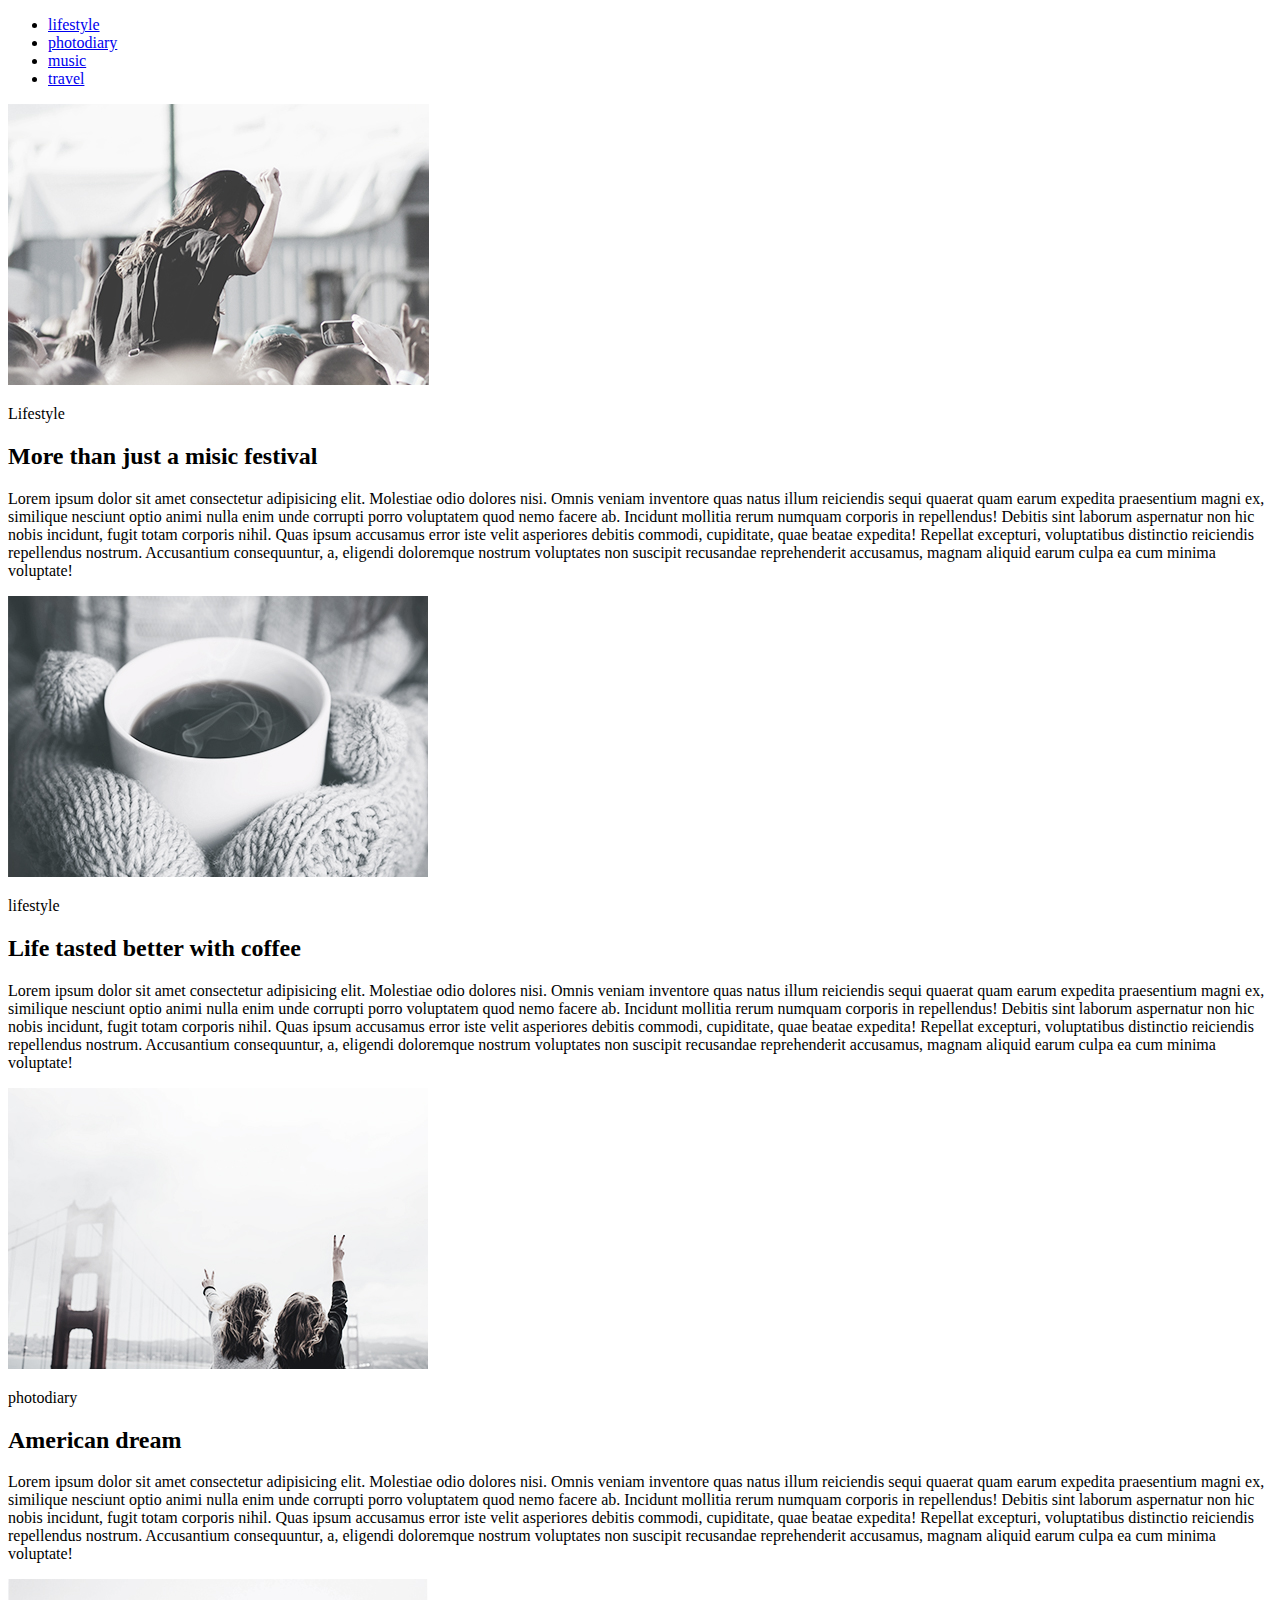
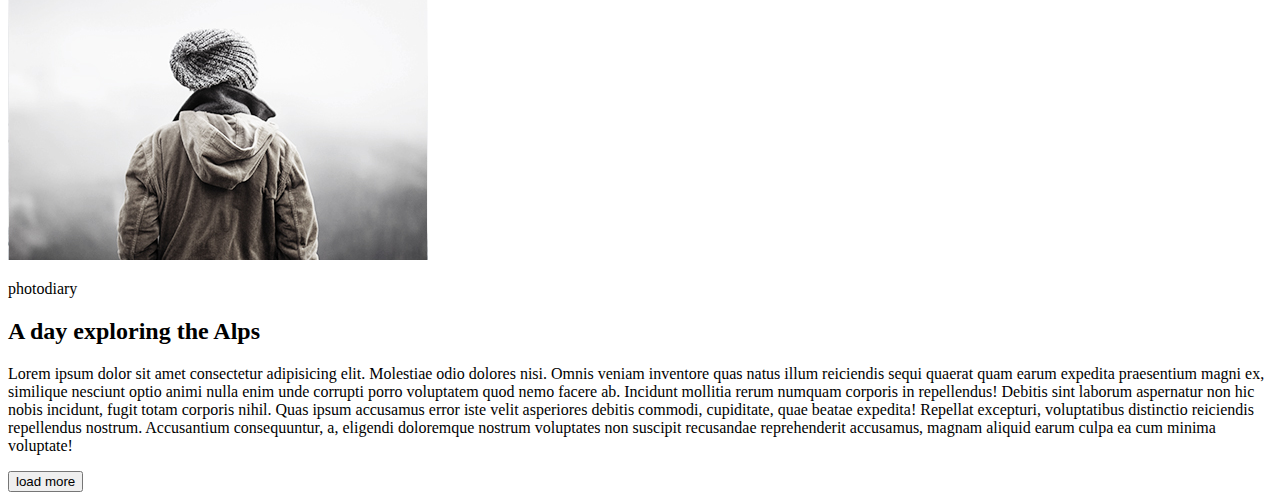
<file: module-01-02/index.html>
<!DOCTYPE html>
<html lang="en">

<head>
    <meta charset="UTF-8">
    <meta name="viewport" content="width=device-width, initial-scale=1.0">
    <meta http-equiv="X-UA-Compatible" content="ie=edge">
    <title>Homework (module 1)</title>
</head>

<body>

    <header>
        <nav>
            <ul>
                <li><a href="#">lifestyle</a></li>
                <li><a href="#">photodiary</a></li>
                <li><a href="#">music</a></li>
                <li><a href="#">travel</a></li>
            </ul>
        </nav>
    </header>

    <main>
        <div>
            <img src="./img/img_1.jpg" alt="LIFESTYLE">
            <p>Lifestyle</p>
            <h2>More than just a misic festival</h2>
            <p>Lorem ipsum dolor sit amet consectetur adipisicing elit. Molestiae odio dolores nisi. Omnis veniam
                inventore quas natus illum reiciendis sequi quaerat quam earum expedita praesentium magni ex, similique
                nesciunt optio animi nulla enim unde corrupti porro voluptatem quod nemo facere ab. Incidunt mollitia
                rerum numquam corporis in repellendus! Debitis sint laborum aspernatur non hic nobis incidunt, fugit
                totam corporis nihil. Quas ipsum accusamus error iste velit asperiores debitis commodi, cupiditate,
                quae beatae expedita! Repellat excepturi, voluptatibus distinctio reiciendis repellendus nostrum.
                Accusantium consequuntur, a, eligendi doloremque nostrum voluptates non suscipit recusandae
                reprehenderit accusamus, magnam aliquid earum culpa ea cum minima voluptate!</p>
        </div>
        <div>
            <img src="./img/img_2.jpg" alt="LIFESTYLE">
            <p>lifestyle</p>
            <h2>Life tasted better with coffee</h2>
            <p>Lorem ipsum dolor sit amet consectetur adipisicing elit. Molestiae odio dolores nisi. Omnis veniam
                inventore quas natus illum reiciendis sequi quaerat quam earum expedita praesentium magni ex, similique
                nesciunt optio animi nulla enim unde corrupti porro voluptatem quod nemo facere ab. Incidunt mollitia
                rerum numquam corporis in repellendus! Debitis sint laborum aspernatur non hic nobis incidunt, fugit
                totam corporis nihil. Quas ipsum accusamus error iste velit asperiores debitis commodi, cupiditate,
                quae beatae expedita! Repellat excepturi, voluptatibus distinctio reiciendis repellendus nostrum.
                Accusantium consequuntur, a, eligendi doloremque nostrum voluptates non suscipit recusandae
                reprehenderit accusamus, magnam aliquid earum culpa ea cum minima voluptate!</p>
        </div>
        <div>
            <img src="./img/img_3.jpg" alt="PHOTODIARY">
            <p>photodiary</p>
            <h2>American dream</h2>
            <p>Lorem ipsum dolor sit amet consectetur adipisicing elit. Molestiae odio dolores nisi. Omnis veniam
                inventore quas natus illum reiciendis sequi quaerat quam earum expedita praesentium magni ex, similique
                nesciunt optio animi nulla enim unde corrupti porro voluptatem quod nemo facere ab. Incidunt mollitia
                rerum numquam corporis in repellendus! Debitis sint laborum aspernatur non hic nobis incidunt, fugit
                totam corporis nihil. Quas ipsum accusamus error iste velit asperiores debitis commodi, cupiditate,
                quae beatae expedita! Repellat excepturi, voluptatibus distinctio reiciendis repellendus nostrum.
                Accusantium consequuntur, a, eligendi doloremque nostrum voluptates non suscipit recusandae
                reprehenderit accusamus, magnam aliquid earum culpa ea cum minima voluptate!</p>
        </div>
        <div>
            <img src="./img/img_4.jpg" alt="PHOTODIARY">
            <p>photodiary</p>
            <h2>A day exploring the Alps</h2>
            <p>Lorem ipsum dolor sit amet consectetur adipisicing elit. Molestiae odio dolores nisi. Omnis veniam
                inventore quas natus illum reiciendis sequi quaerat quam earum expedita praesentium magni ex, similique
                nesciunt optio animi nulla enim unde corrupti porro voluptatem quod nemo facere ab. Incidunt mollitia
                rerum numquam corporis in repellendus! Debitis sint laborum aspernatur non hic nobis incidunt, fugit
                totam corporis nihil. Quas ipsum accusamus error iste velit asperiores debitis commodi, cupiditate,
                quae beatae expedita! Repellat excepturi, voluptatibus distinctio reiciendis repellendus nostrum.
                Accusantium consequuntur, a, eligendi doloremque nostrum voluptates non suscipit recusandae
                reprehenderit accusamus, magnam aliquid earum culpa ea cum minima voluptate!</p>
        </div>
        <button>load more </button>

    </main>

</body>

</html>
</file>
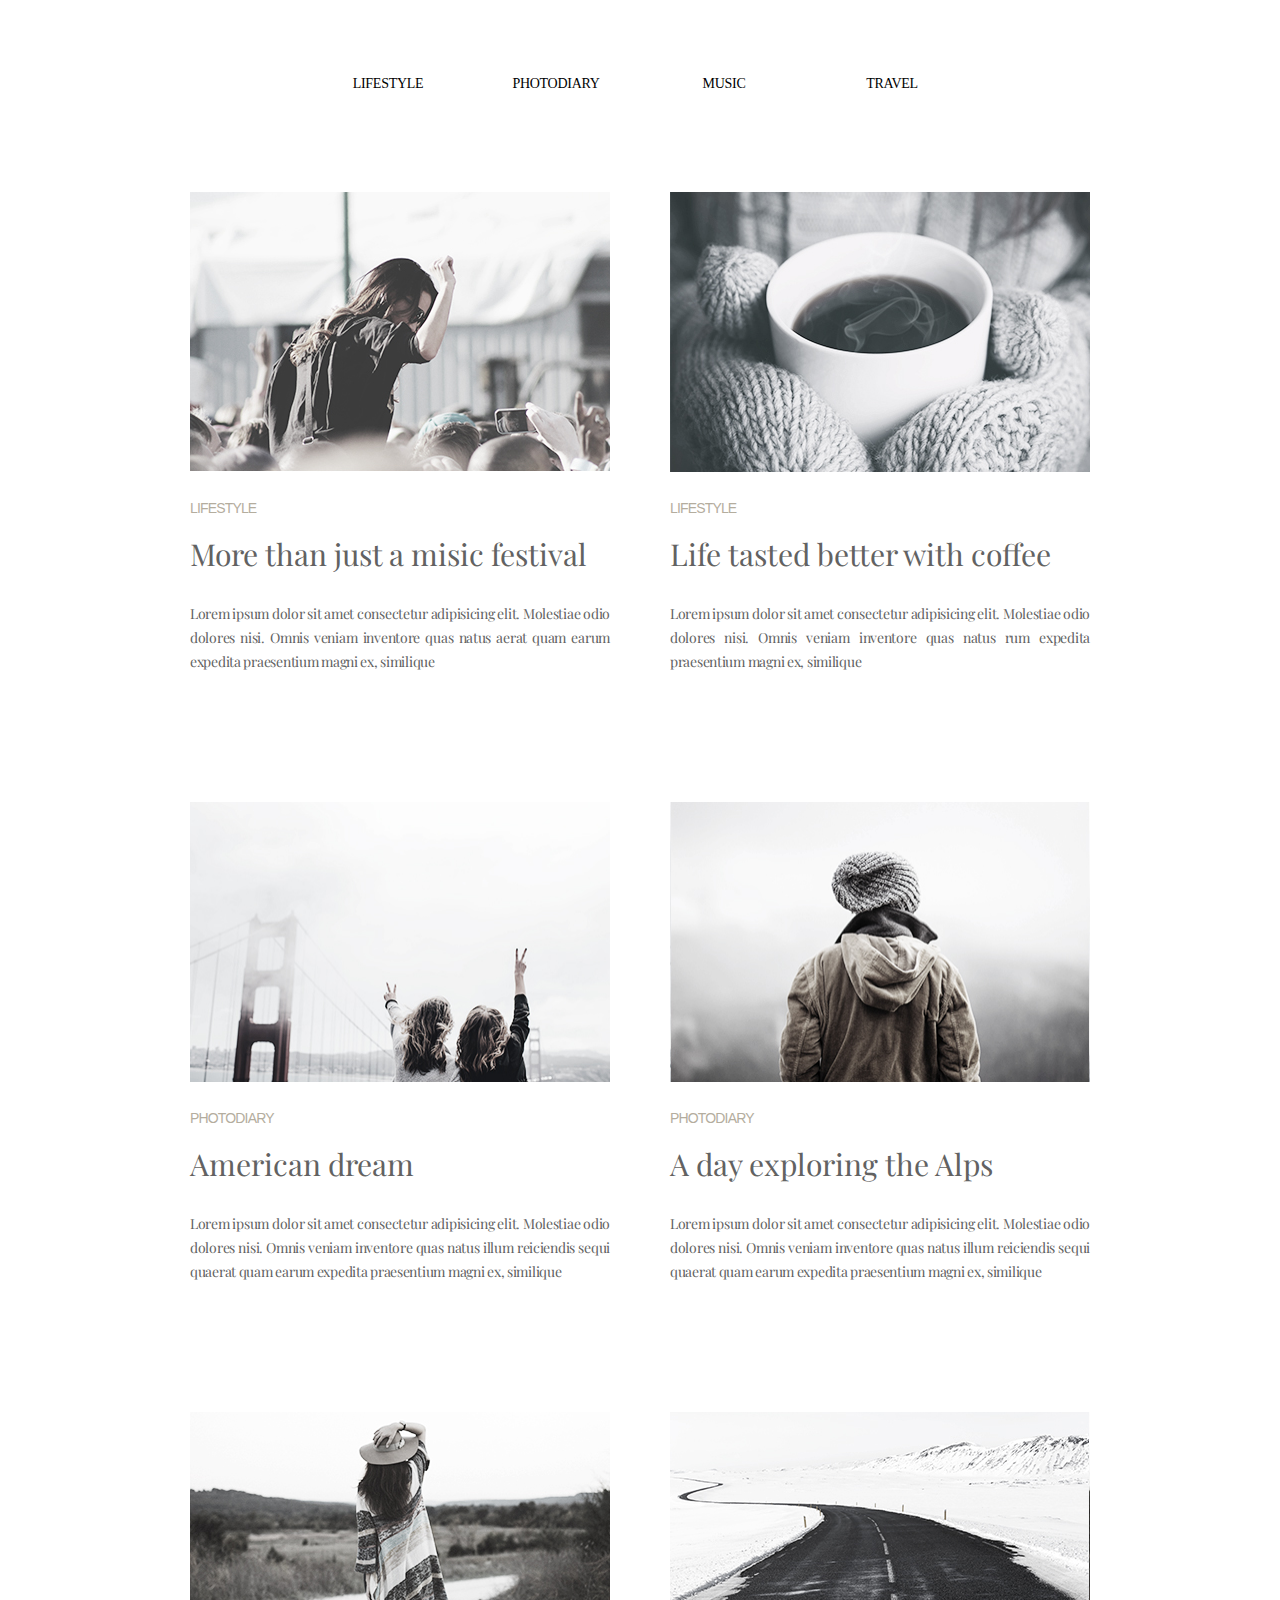
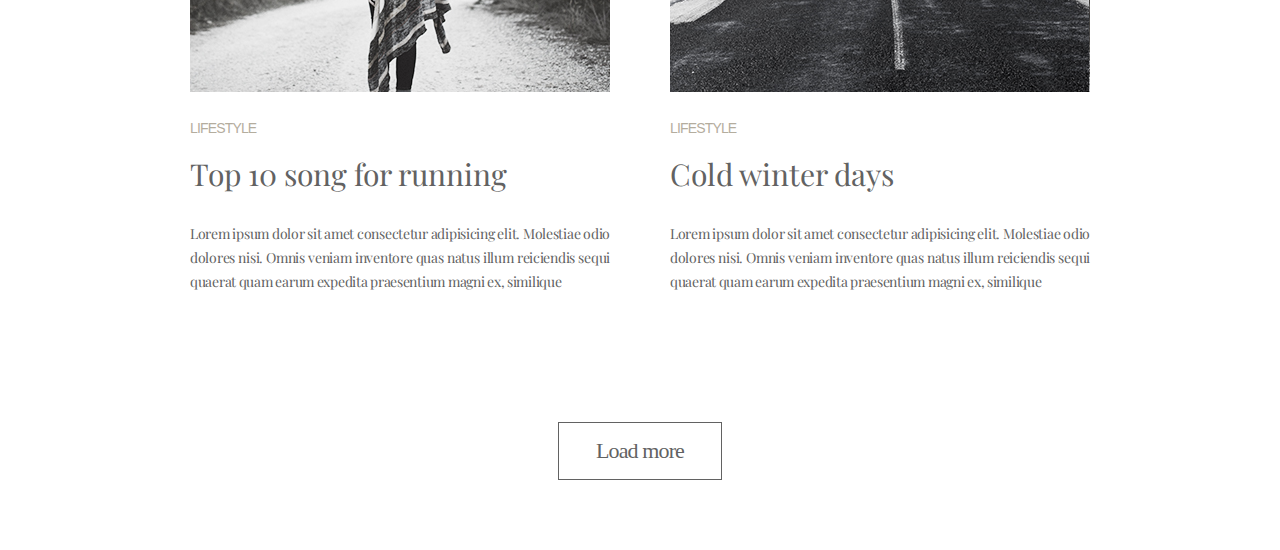
<file: module-03/index.html>
<!DOCTYPE html>
<html lang="en">

<head>
    <meta charset="UTF-8">
    <meta name="viewport" content="width=device-width, initial-scale=1.0">
    <meta http-equiv="X-UA-Compatible" content="ie=edge">
    <link rel="stylesheet" href="./css/style.css">
    <title>Homework (module 3)</title>
    <link href="https://fonts.googleapis.com/css?family=Playfair+Display" rel="stylesheet">
</head>

<body>

    <header>
        <nav>
            <ul class="site-navigation">
                <li><a href="#">lifestyle</a></li>
                <li><a href="#">photodiary</a></li>
                <li><a href="#">music</a></li>
                <li><a href="#">travel</a></li>
            </ul>
        </nav>
    </header>

    <main class="osnova conteiner">
        <section class="block">
            <div class="row">
                <img src="./img/img_1.jpg" alt="LIFESTYLE">
                <h3>Lifestyle</h3>
                <h2>More than just a misic festival</h2>
                <p>Lorem ipsum dolor sit amet consectetur adipisicing elit. Molestiae odio dolores nisi. Omnis veniam
                    inventore quas natus aerat quam earum expedita praesentium magni ex,
                    similique
            </div>
            <div class="row">
                <img src="./img/img_2.jpg" alt="LIFESTYLE">
                <h3>lifestyle</h3>
                <h2>Life tasted better with coffee</h2>
                <p>Lorem ipsum dolor sit amet consectetur adipisicing elit. Molestiae odio dolores nisi. Omnis veniam
                    inventore quas natus rum expedita praesentium magni ex,
                    similique
            </div>
        </section>
        <section class="block">
            <div class="row">
                <img src="./img/img_3.jpg" alt="PHOTODIARY">
                <h3>photodiary</h3>
                <h2>American dream</h2>
                <p>Lorem ipsum dolor sit amet consectetur adipisicing elit. Molestiae odio dolores nisi. Omnis veniam
                    inventore quas natus illum reiciendis sequi quaerat quam earum expedita praesentium magni ex,
                    similique
            </div>
            <div class="row">
                <img src="./img/img_4.jpg" alt="PHOTODIARY">
                <h3>photodiary</h3>
                <h2>A day exploring the Alps</h2>
                <p>Lorem ipsum dolor sit amet consectetur adipisicing elit. Molestiae odio dolores nisi. Omnis veniam
                    inventore quas natus illum reiciendis sequi quaerat quam earum expedita praesentium magni ex,
                    similique
            </div>
        </section>
        <section class="block">
            <div class="row">
                <img src="./img/img_5.jpg" alt="PHOTODIARY">
                <h3>Lifestyle</h3>
                <h2>Top 10 song for running</h2>
                <p>Lorem ipsum dolor sit amet consectetur adipisicing elit. Molestiae odio dolores nisi. Omnis veniam
                    inventore quas natus illum reiciendis sequi quaerat quam earum expedita praesentium magni ex,
                    similique
            </div>
            <div class="row">
                <img src="./img/img_6.jpg" alt="PHOTODIARY">
                <h3>Lifestyle</h3>
                <h2>Cold winter days</h2>
                <p>Lorem ipsum dolor sit amet consectetur adipisicing elit. Molestiae odio dolores nisi. Omnis veniam
                    inventore quas natus illum reiciendis sequi quaerat quam earum expedita praesentium magni ex,
                    similique
            </div>
        </section>

        <div class="button"><button>Load more </button></div>

    </main>

</body>

</html>
</file>
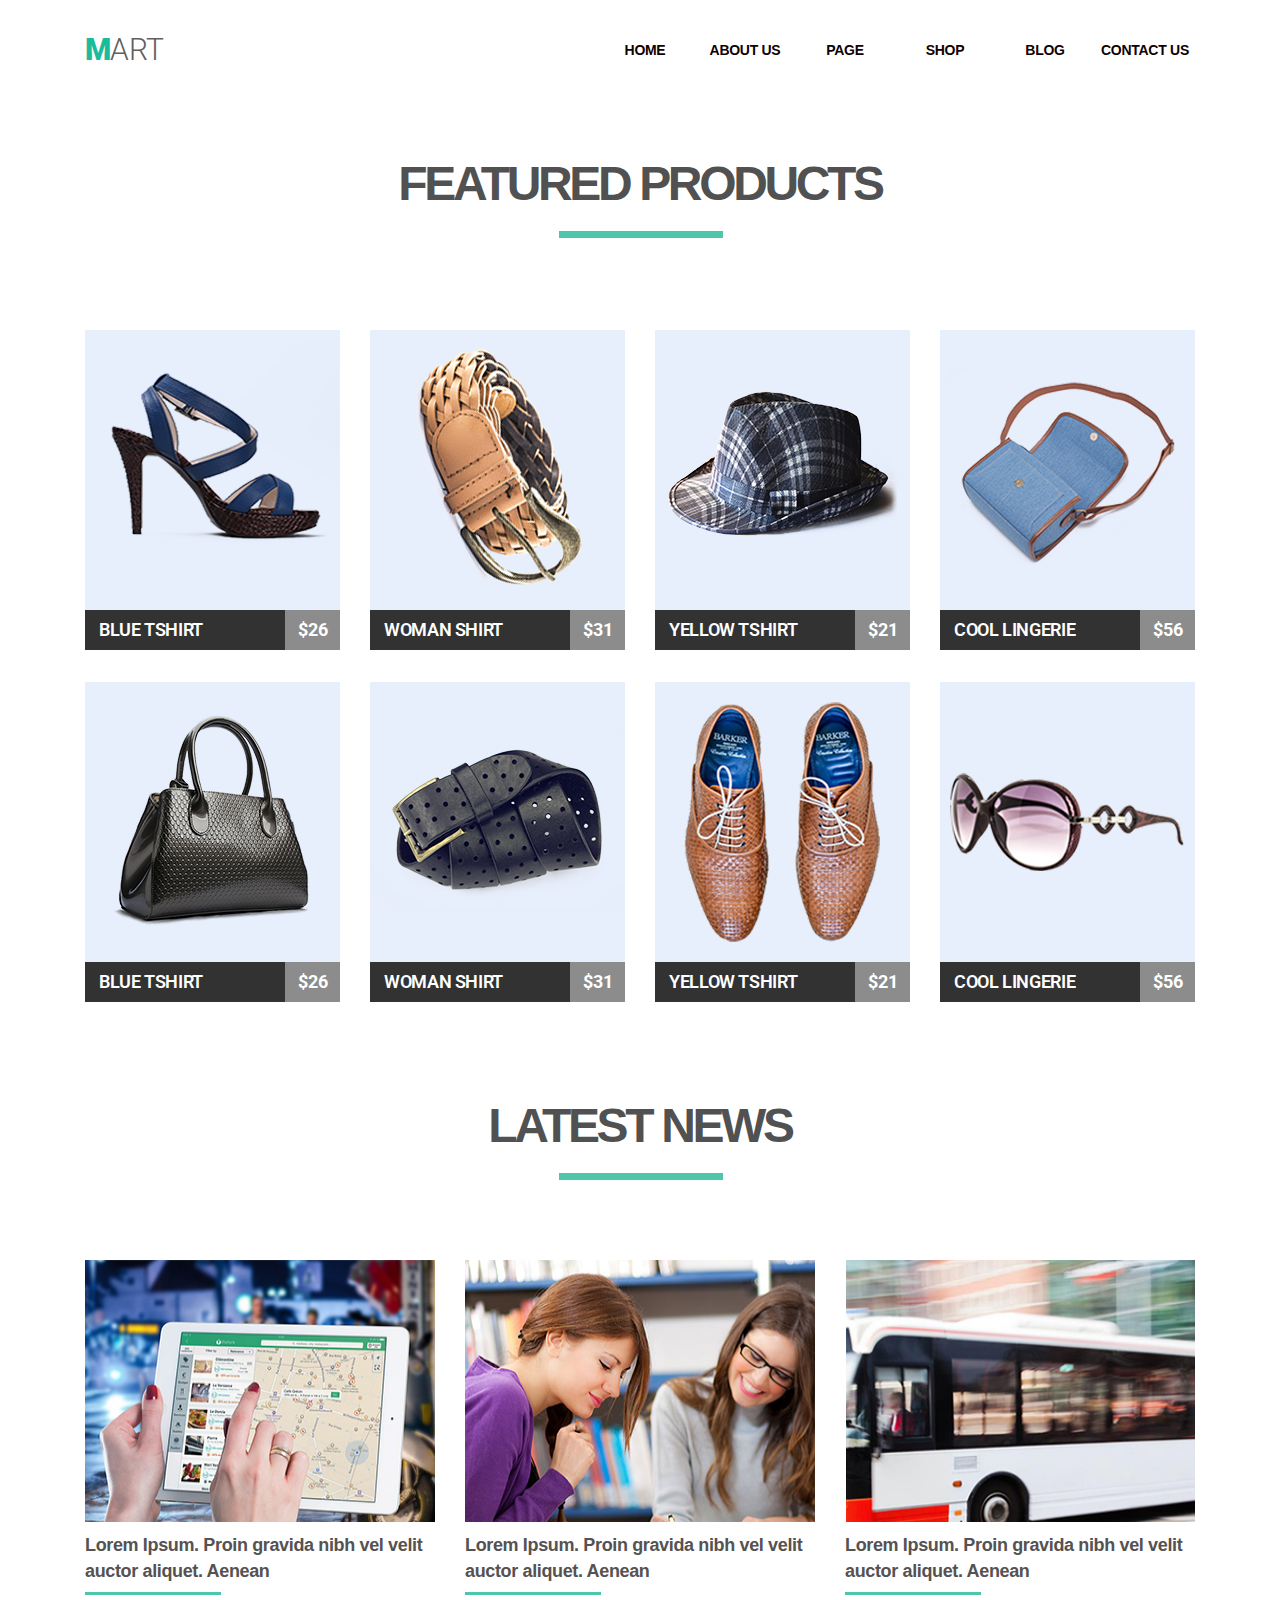
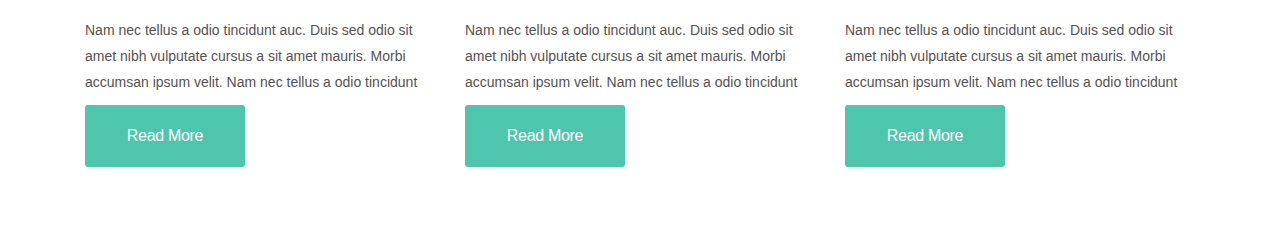
<file: module-04/index.html>
<!DOCTYPE html>
<html lang="en">

<head>
  <meta charset="UTF-8">
  <meta name="viewport" content="width=device-width, initial-scale=1.0">
  <meta http-equiv="X-UA-Compatible" content="ie=edge">
  <link rel="stylesheet" href="./css/style.css">
  <link href="https://fonts.googleapis.com/css?family=Open+Sans:300,400,700|Roboto:300,900" rel="stylesheet">
  <title>Homework (module 4)</title>
</head>

<body class="clearfix">
  <header>
    <nav class="conteiner clearfix">
      <span class="logo clearfix">mart</span>
      <ul class="nav-item clearfix">
        <li><a href="#">contact us</a></li>
        <li><a href="#">blog</a></li>
        <li><a href="#">shop</a></li>
        <li><a href="#">page</a></li>
        <li><a href="#">about us</a></li>
        <li><a href="#">home</a></li>
      </ul>
    </nav>
  </header>


  <main class="conteiner clearfix">
    <!-- Nazva rozdilu -->
    <section class="cart clearfix">
      <h2 class="cart-name clearfix">featured products</h2>

      <!-- Kartochka -->
      <div class="first clearfix">
        <div class="block">
          <img src="./img/01.png" alt="shoes">
          <span class="name-price">blue tshirt</span>
          <span class="price">$26</span>
        </div>
        <div class="block">
          <img src="./img/02.png" alt="belt">
          <span class="name-price">woman shirt</span>
          <span class="price">$31</span>
        </div>
        <div class="block">
          <img src="./img/03.png" alt="hat">
          <span class="name-price">yellow tshirt</span>
          <span class="price">$21</span>
        </div>
        <div class="block">
          <img src="./img/04.png" alt="bag">
          <span class="name-price">cool lingerie</span>
          <span class="price">$56</span>
        </div>
      </div>
      <div class="second clearfix">
        <div class="block">
          <img src="./img/05.png" alt="bag">
          <span class="name-price">blue tshirt</span>
          <span class="price">$26</span>
        </div>
        <div class="block">
          <img src="./img/06.png" alt="belt">
          <span class="name-price">woman shirt</span>
          <span class="price">$31</span>
        </div>
        <div class="block">
          <img src="./img/07.png" alt="LIFESTYLE">
          <span class="name-price">yellow tshirt</span>
          <span class="price">$21</span>
        </div>
        <div class="block">
          <img src="./img/08.png" alt="LIFESTYLE">
          <span class="name-price">cool lingerie</span>
          <span class="price">$56</span>
        </div>
      </div>
    </section>

    <!-- Rozdil news -->
    <section class="news clearfix">
      <h2 class="news-name clearfix">latest news</h2>
      <div class="news-block">
        <img class="news-img" src="./img/img_1.jpg" alt="PHOTODIARY">
        <h3 class="clearfix">Lorem Ipsum. Proin gravida nibh vel velit auctor aliquet. Aenean </h3>
        <p>Nam nec tellus a odio tincidunt auc. Duis sed odio sit amet nibh vulputate cursus a sit amet
          mauris.
          Morbi accumsan ipsum velit. Nam nec tellus a odio tincidunt </p>
        <button class="button">Read More </button>

      </div>
      <div class="news-block">
        <img class="news-img" src="./img/img_2.jpg" alt="PHOTODIARY">
        <h3 class="clearfix">Lorem Ipsum. Proin gravida nibh vel velit auctor aliquet. Aenean </h3>
        <p>Nam nec tellus a odio tincidunt auc. Duis sed odio sit amet nibh vulputate cursus a sit amet
          mauris.
          Morbi accumsan ipsum velit. Nam nec tellus a odio tincidunt </p>
        <button class="button">Read More </button>

      </div>
      <div class="news-block">
        <img class="news-img" src="./img/img_3.jpg" alt="PHOTODIARY">
        <h3 class="clearfix">Lorem Ipsum. Proin gravida nibh vel velit auctor aliquet. Aenean </h3>
        <p>Nam nec tellus a odio tincidunt auc. Duis sed odio sit amet nibh vulputate cursus a sit amet
          mauris.
          Morbi accumsan ipsum velit. Nam nec tellus a odio tincidunt </p>
        <button class="button">Read More </button>
      </div>

    </section>


  </main>

</body>

</html>
</file>
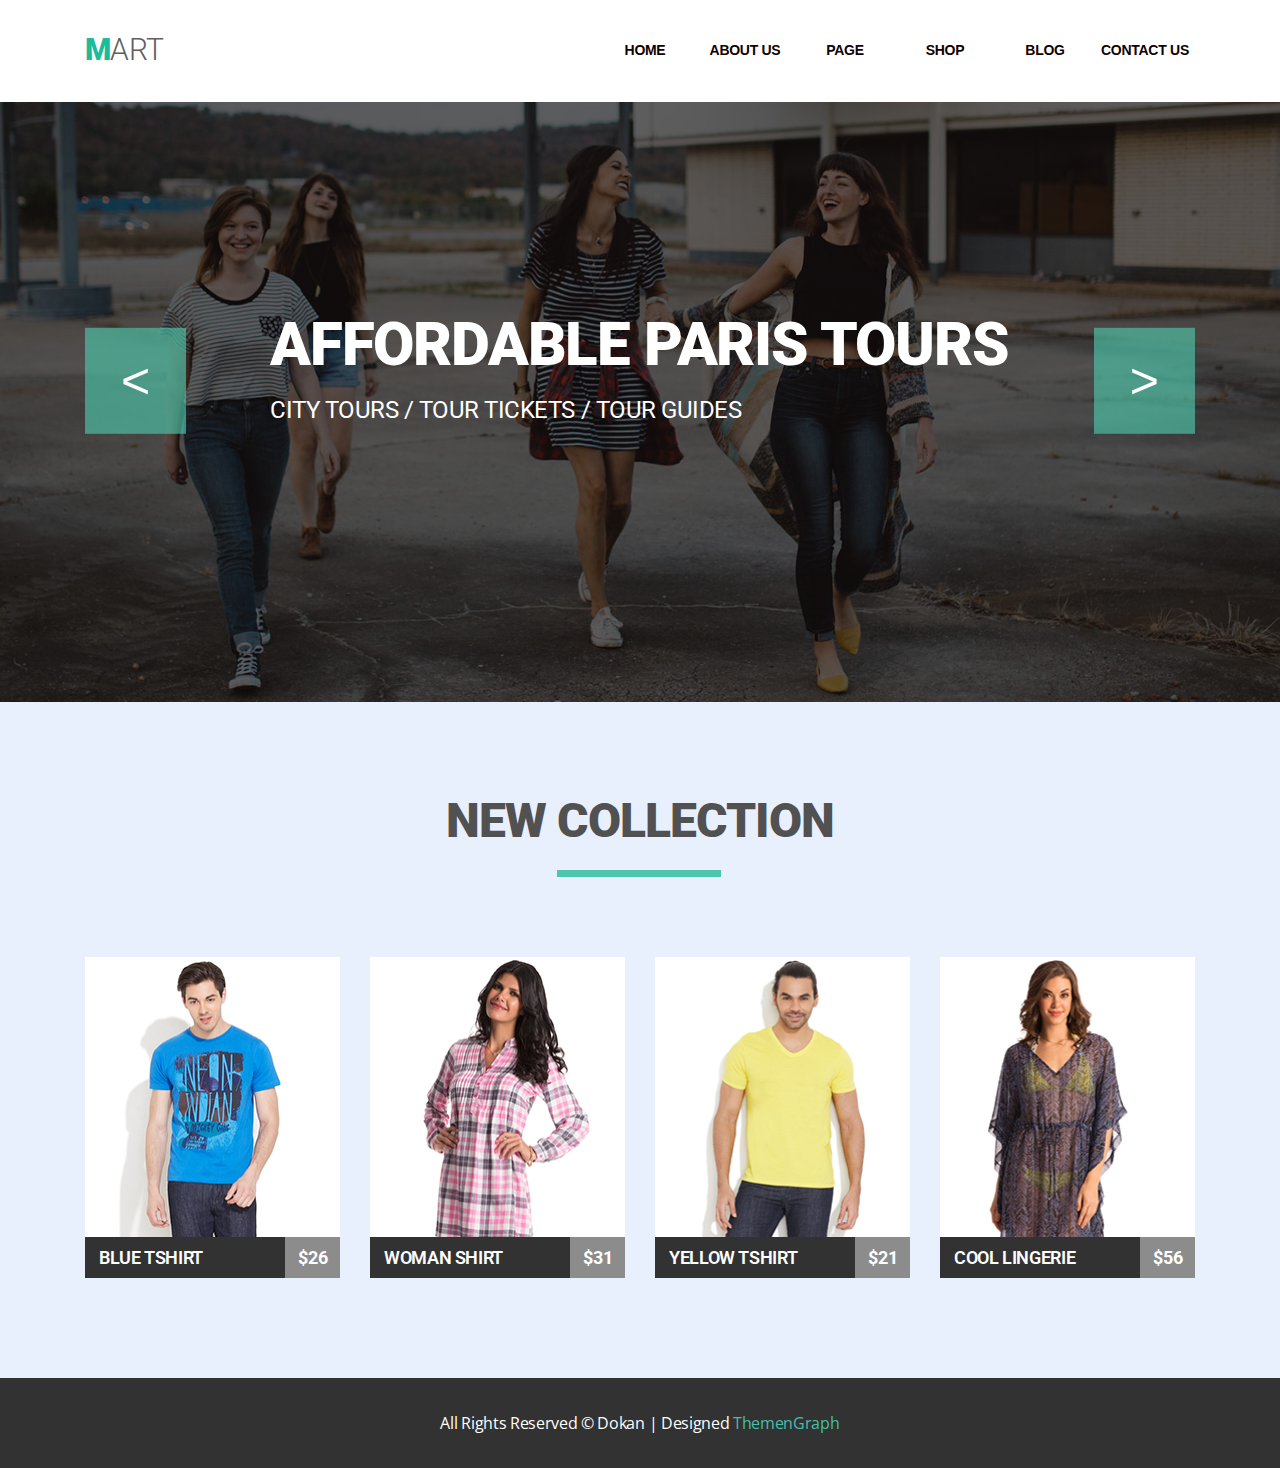
<file: module-05/index.html>
<!DOCTYPE html>
<html lang="en">

<head>
    <meta charset="UTF-8">
    <meta name="viewport" content="width=device-width, initial-scale=1.0">
    <meta http-equiv="X-UA-Compatible" content="ie=edge">
    <link rel="stylesheet" href="./css/style.css">
    <link href="https://fonts.googleapis.com/css?family=Open+Sans:300,400,700|Roboto:300,900" rel="stylesheet">
    <title>Homework (module 5)</title>
</head>

<body>
    <nav class="conteiner clearfix">
        <span class="logo ">mart</span>
        <ul class="nav-item">
            <li><a href="#">contact us</a></li>
            <li><a href="#">blog</a></li>
            <li><a href="#">shop</a></li>
            <li><a href="#">page</a></li>
            <li><a href="#">about us</a></li>
            <li><a href="#">home</a></li>
        </ul>
    </nav>


    <!-- SLAIDER -->
    <header>
        <div class="slider">
            <div class="slide conteiner ">
                    <button class="slide-click ctrl-prew"><</button>
                    <button class="slide-click ctrl-next">></button>
                <div class="title">
                    <h1 class="title-name">AFFORDABLE PARIS TOURS</h1>
                    <h4 class="title-opys"> CITY TOURS / TOUR TICKETS / TOUR GUIDES</h4>
                </div>

            </div>
        </div>
    </header>

    <main>
        <!-- New collection -->
        <section class="cart conteiner">
            <h2 class="cart-name clearfix">new collection</h2>
            <div class="conteiner clearfix">
                <!-- Cart  -->
                <div class="block">
                    <img src="./img/png_01.png" alt="shoes">
                    <span class="name-price">blue tshirt</span>
                    <span class="price">$26</span>
                    <div class="overlay"></div>
                    <div class="icons">
                        <button class="heart"></button>
                        <button class="steel"></button>
                        <button class="time"></button>
                        <button class="add-cart">
                            <span class="call">add to cart</span>
                        </button>
                    </div>
                </div>
                <div class="block">
                    <img src="./img/png_02.png" alt="belt">
                    <span class="name-price">woman shirt</span>
                    <span class="price">$31</span>
                    <div class="overlay"></div>
                    <div class="icons">
                        <button class="heart"></button>
                        <button class="steel"></button>
                        <button class="time"></button>
                        <button class="add-cart">
                            <span class="call">add to cart</span>
                        </button>
                    </div>
                </div>
                <div class="block">
                    <img src="./img/png_03.png" alt="hat">
                    <span class="name-price">yellow tshirt</span>
                    <span class="price">$21</span>
                    <div class="overlay"></div>
                    <div class="icons">
                        <button class="heart"></button>
                        <button class="steel"></button>
                        <button class="time"></button>
                        <button class="add-cart">
                            <span class="call">add to cart</span>
                        </button>
                    </div>
                </div>
                <div class="block">
                    <img src="./img/png_04.png" alt="bag">
                    <span class="name-price">cool lingerie</span>
                    <span class="price">$56</span>
                    <div class="overlay"></div>
                    <div class="icons">
                        <button class="heart"></button>
                        <button class="steel"></button>
                        <button class="time"></button>
                        <button class="add-cart">
                            <span class="call">add to cart</span>
                        </button>
                    </div>
                </div>
            </div>
        </section>
    </main>

    <footer class="end">
        <p> All Rights Reserved © Dokan | Designed
            <span class="coloroid">ThemenGraph</span>
        </p>
    </footer>
</body>

</html>
</file>
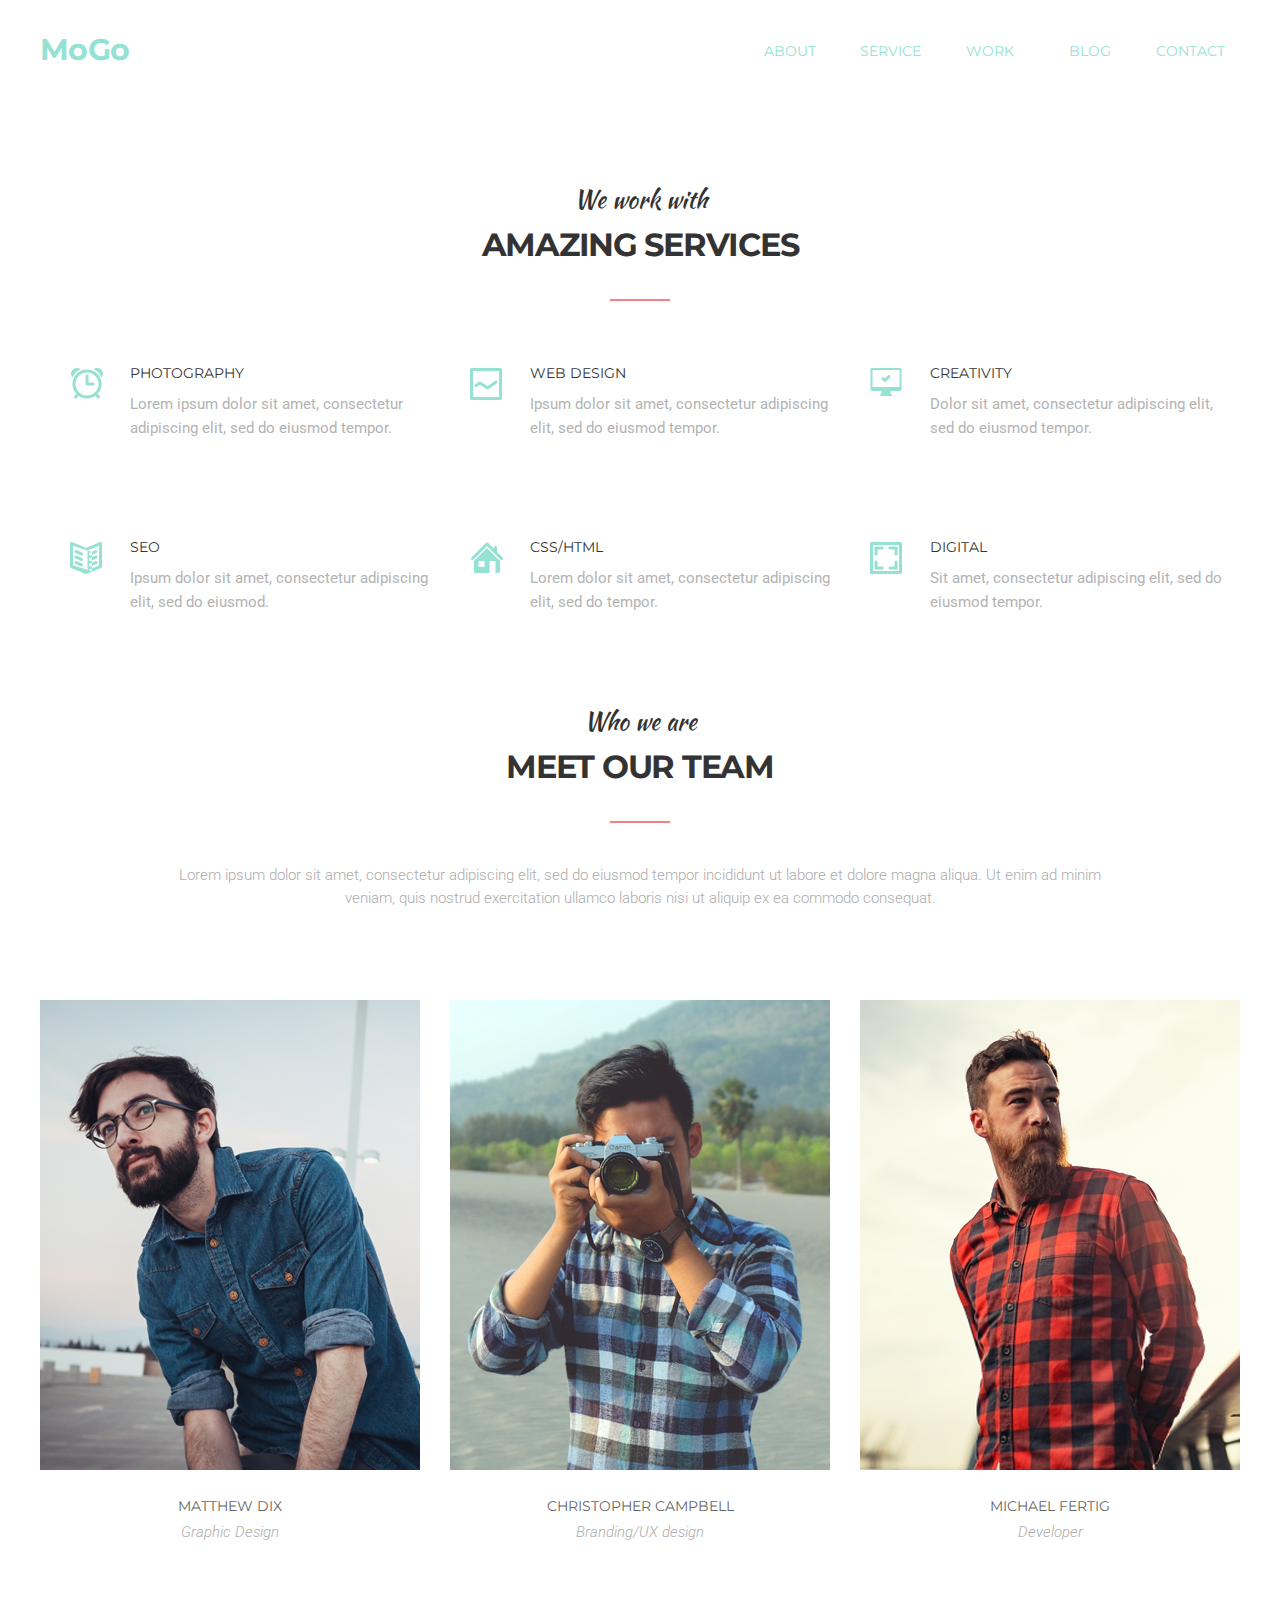
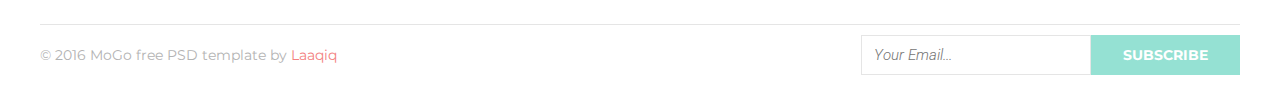
<file: module-06/index.html>
<!DOCTYPE html>
<html lang="en">

<head>
    <meta charset="UTF-8">
    <meta name="viewport" content="width=device-width, initial-scale=1.0">
    <meta http-equiv="X-UA-Compatible" content="ie=edge">
    <link rel="stylesheet" href="./css/style.css">
    <link href="https://fonts.googleapis.com/css?family=Kaushan+Script|Montserrat:400,700|Roboto:300i,400" rel="stylesheet">
</head>

<body>
    <header>
        <nav class="conteiner">
            <span class="logo">MoGo</span>
            <ul class="nav-item">
                <li><a href="#">about</a></li>
                <li><a href="#">service</a></li>
                <li><a href="#">work</a></li>
                <li><a href="#">blog</a></li>
                <li><a href="#">contact</a></li>
            </ul>
        </nav>
    </header>

    <main>
        <!-- Servises -->
        <section class="cart conteiner">
            <h3 class="cart-name">We work with</h3>
            <h2 class="">Amazing Services</h2>

            <!-- Info -->
            <!-- row -->
            <div class="first conteiner">
                <div class="block time">
                    <h6>photography</h6>
                    <p>Lorem ipsum dolor sit amet, consectetur adipiscing elit, sed do eiusmod tempor.</p>
                </div>
                <div class="block graf">
                    <h6>Web Design</h6>
                    <p>Ipsum dolor sit amet, consectetur adipiscing elit, sed do eiusmod tempor.</p>
                </div>
                <div class="block comp">
                    <h6>Creativity</h6>
                    <p>Dolor sit amet, consectetur adipiscing elit, sed do eiusmod tempor.</p>
                </div>
                <div class="block seo">
                    <h6>seo</h6>
                    <p>Ipsum dolor sit amet, consectetur adipiscing elit, sed do eiusmod.</p>
                </div>
                <div class="block home">
                    <h6>css/html</h6>
                    <p>Lorem dolor sit amet, consectetur adipiscing elit, sed do tempor.</p>
                </div>
                <div class="block kub">
                    <h6>digital</h6>
                    <p>Sit amet, consectetur adipiscing elit, sed do eiusmod tempor.</p>
                </div>
            </div>
        </section>

        <!-- Our team -->
        <section class="pict conteiner">
            <h3 class="cart-name">Who we are</h3>
            <h2 class="cart-named ">Meet our team</h2>
            <h4 class="par">Lorem ipsum dolor sit amet, consectetur adipiscing elit,
                sed do eiusmod tempor incididunt ut labore et dolore magna aliqua.
                Ut enim ad minim veniam, quis nostrud exercitation ullamco laboris
                nisi ut aliquip ex ea commodo consequat. </h4>

            <!-- Cart -->
            <div class="team">
                <!-- First cart -->
                <div class="team-man">
                    <div class="team-photo">
                        <img class="img" src="./img/img_1.jpg" alt="Matthew Dix">
                        <div class="overlay"> </div>
                        <div class="socials">
                            <a class="social" href="#">
                                <img src="./img/soc-01.png" alt="facebook" />
                            </a>
                            <a class="social" href="#">
                                <img src="./img/soc-02.png" alt="twitter" />
                            </a>
                            <a class="social" href="#">
                                <img src="./img/soc-03.png" alt="pinterest" />
                            </a>
                            <a class="social" href="#">
                                <img src="./img/soc-04.png" alt="instagram" />
                            </a>
                        </div>
                    </div>
                    <p class="name">Matthew Dix</p>
                    <p class="profetion">Graphic Design</p>
                </div>
                <!-- Second cart -->
                <div class="team-man">
                    <div class="team-photo">
                        <img class="img" src="./img/img_2.jpg" alt="Matthew Dix">
                        <div class="overlay"> </div>
                        <div class="socials">
                            <a class="social" href="#">
                                <img src="./img/soc-01.png" alt="facebook" />
                            </a>
                            <a class="social" href="#">
                                <img src="./img/soc-02.png" alt="facebook" />
                            </a>
                            <a class="social" href="#">
                                <img src="./img/soc-03.png" alt="facebook" />
                            </a>
                            <a class="social" href="#">
                                <img src="./img/soc-04.png" alt="facebook" />
                            </a>
                        </div>
                    </div>
                    <p class="name">Christopher Campbell</p>
                    <p class="profetion">Branding/UX design</p>
                </div>
                <!-- Third cart -->
                <div class="team-man">
                    <div class="team-photo">
                        <img class="img" src="./img/img_3.jpg" alt="Matthew Dix">
                        <div class="overlay"> </div>
                        <div class="socials">
                            <a class="social" href="#">
                                <img src="./img/soc-01.png" alt="facebook" />
                            </a>
                            <a class="social" href="#">
                                <img src="./img/soc-02.png" alt="facebook" />
                            </a>
                            <a class="social" href="#">
                                <img src="./img/soc-03.png" alt="facebook" />
                            </a>
                            <a class="social" href="#">
                                <img src="./img/soc-04.png" alt="facebook" />
                            </a>
                        </div>
                    </div>
                    <p class="name">Michael Fertig</p>
                    <p class="profetion">Developer</p>
                </div>
            </div>
        </section>
    </main>

    <footer class="conteiner">
        <p class="autor"> © 2016 MoGo free PSD template by
            <span class="coloroid">Laaqiq</span>
        </p>
        <form action="#" method="GET">
            <input type="text" placeholder="Your Email..." />
            <button type="submit">subscribe</button>
        </form>
    </footer>
</body>

</html>
</file>
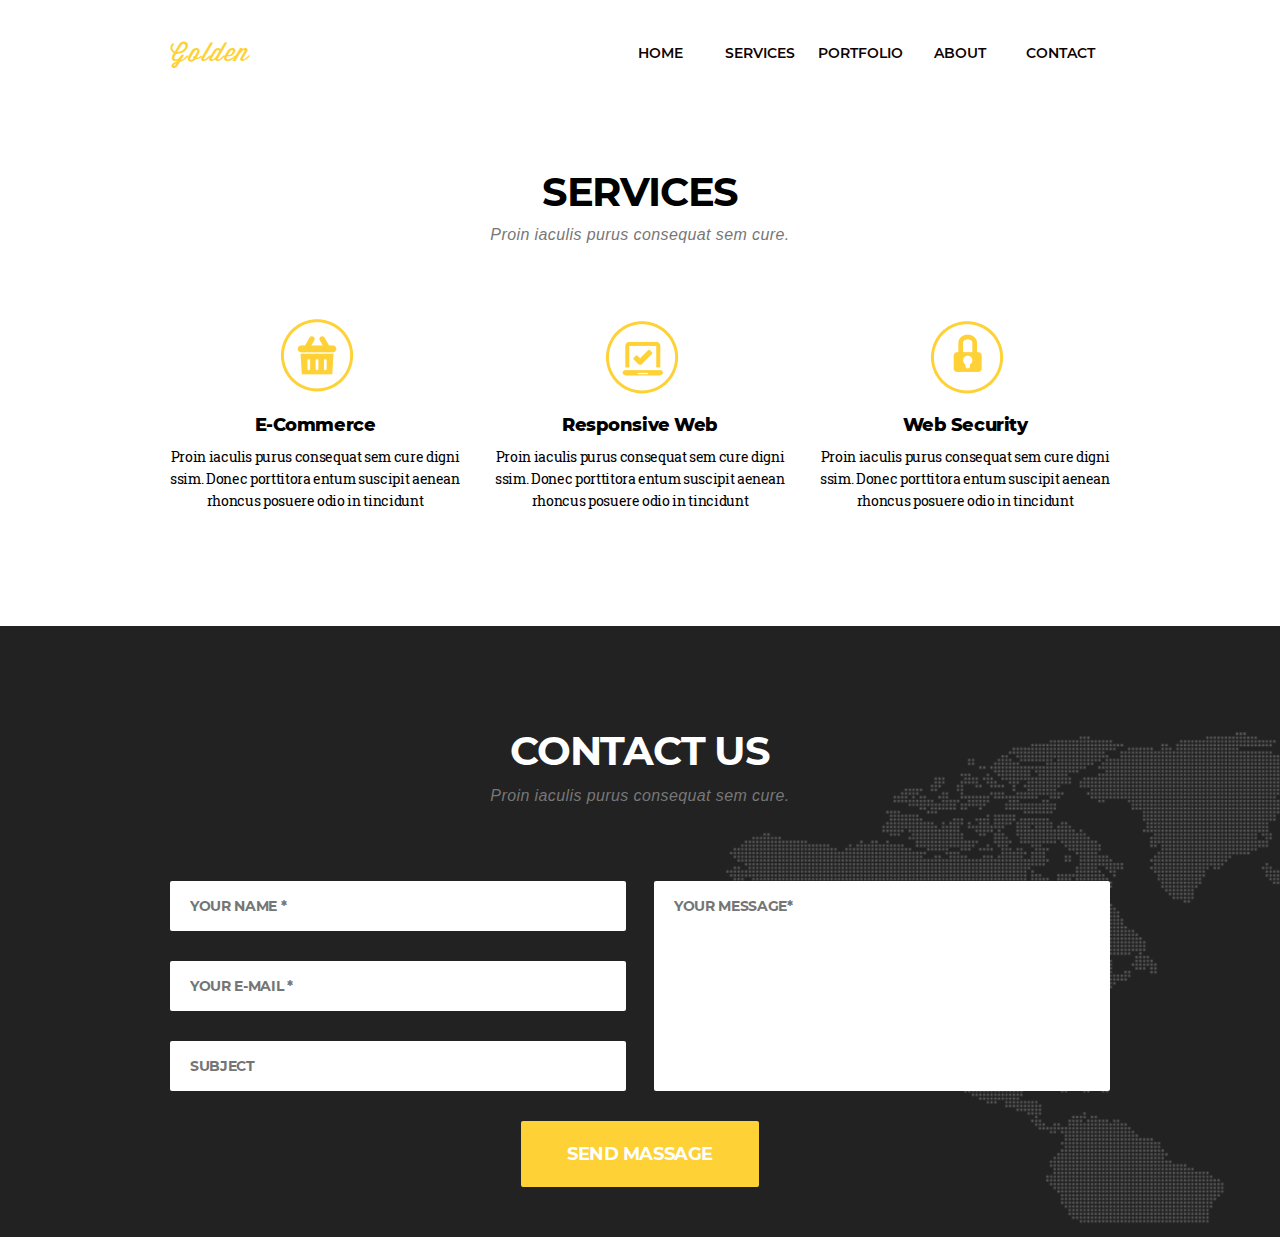
<file: module-07/index.html>
<!DOCTYPE html>
<html lang="en">

<head>
    <meta charset="UTF-8">
    <meta name="viewport" content="width=device-width, initial-scale=1.0">
    <meta http-equiv="X-UA-Compatible" content="ie=edge">
    <link rel="stylesheet" href="./css/style.css">
    <title>Homework (module 7)</title>
</head>

<body>
    <header>
        <nav class="conteiner">
            <span class="logo">Golden</span>
            <ul class="nav-item">
                <li><a href="#">home</a></li>
                <li><a href="#">services</a></li>
                <li><a href="#">portfolio</a></li>
                <li><a href="#">about</a></li>
                <li><a href="#">contact</a></li>
            </ul>
        </nav>
    </header>

    <section>
        <!-- Services -->
        <h2 class="cart-name">Services</h2>
        <h3 class="cart-named">Proin iaculis purus consequat sem cure.</h3>
        <div class="cart conteiner">
            <!-- Info -->
            <div class="block time">
                <h6>E-Commerce</h6>
                <p>Proin iaculis purus consequat sem cure
                    digni ssim. Donec porttitora entum suscipit
                    aenean rhoncus posuere odio in tincidunt</p>
            </div>
            <div class="block graf">
                <h6>Responsive Web</h6>
                <p>Proin iaculis purus consequat sem cure
                    digni ssim. Donec porttitora entum suscipit
                    aenean rhoncus posuere odio in tincidunt</p>
            </div>
            <div class="block comp">
                <h6>Web Security</h6>
                <p>Proin iaculis purus consequat sem cure
                    digni ssim. Donec porttitora entum suscipit
                    aenean rhoncus posuere odio in tincidunt</p>
            </div>
        </div>
    </section>

    <section class="foot">
        <h2 class="contact">contact us</h2>
        <h3 class="sub-title">Proin iaculis purus consequat sem cure. </h3>
        <div class="conteiner">
            <form class="confir" action="#">
                <div>
                    <input class="holder" minlength="2" maxlength="40" type="text" placeholder="YOUR NAME *" required />
                    <input class="holder" type="email" placeholder="YOUR E-MAIL *" required />
                    <input class="holder" type="text" placeholder="SUBJECT" />
                </div>
                <textarea class="message" name="message" id="massage" cols="25" rows="8" required minlength="2"
                    maxlength="40" placeholder="YOUR MESSAGE*"></textarea>
            </form>
            <input class="button" type="submit" value="send massage" />

        </div>

    </section>
</body>

</html>
</file>
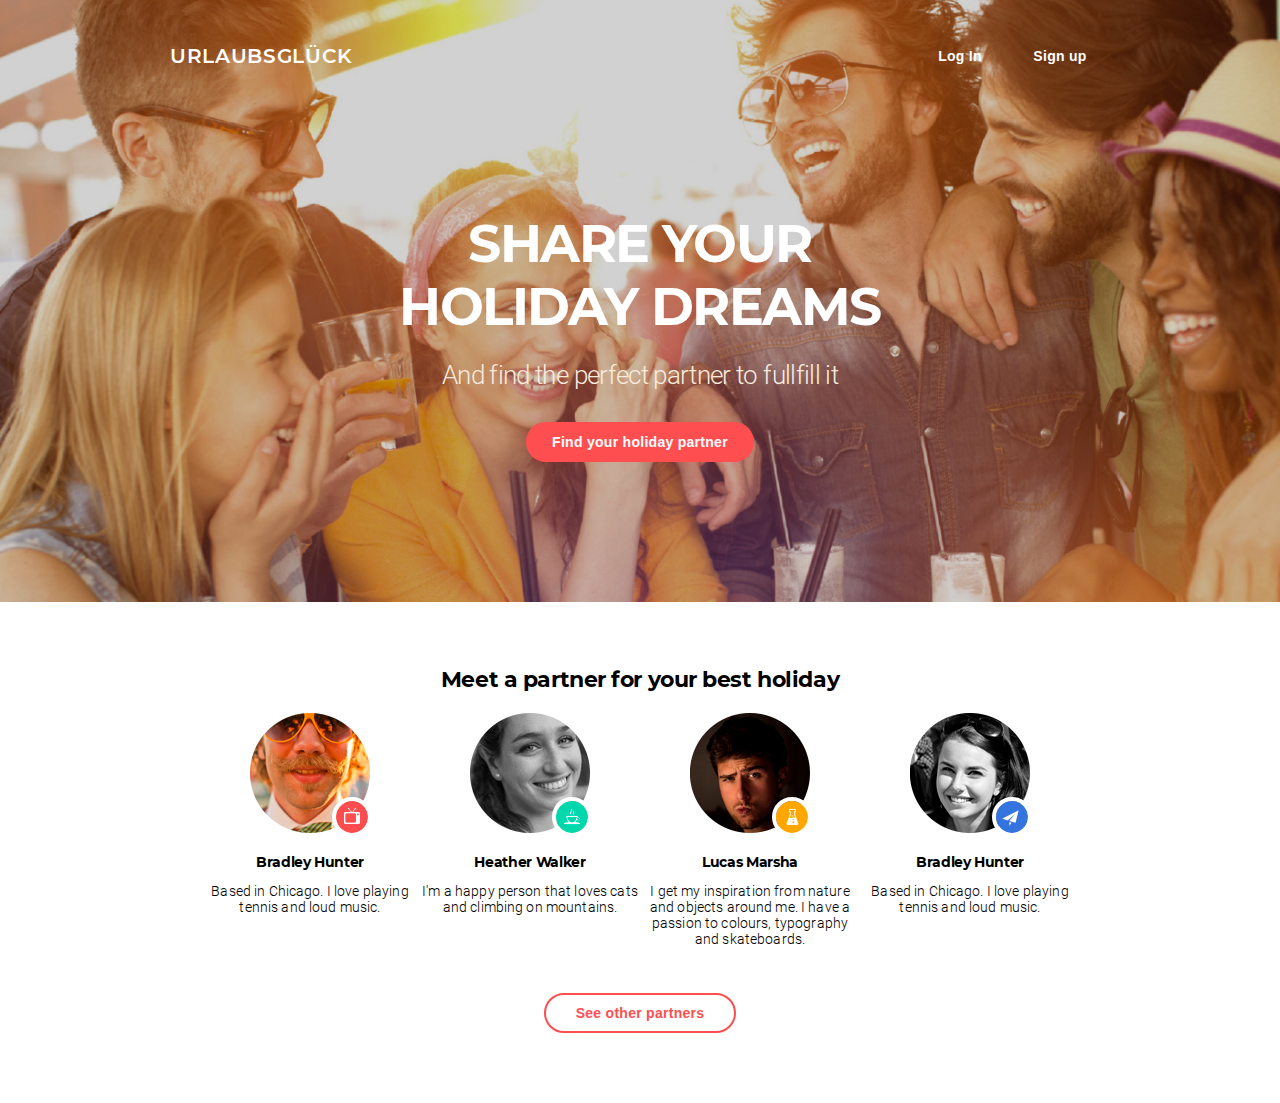
<file: module-08/index.html>
<!DOCTYPE html>
<html lang="en">

<head>
    <meta charset="UTF-8">
    <meta name="viewport" content="width=device-width, initial-scale=1.0">
    <meta http-equiv="X-UA-Compatible" content="ie=edge">
    <link rel="stylesheet" href="./css/style.css">
    <link rel="stylesheet" href="./css/media.css">

    <title>Document</title>
</head>

<body>
    <header>
        <div class="navigation conteiner">

            <a class="logo" href="#">URLAUBSGLÜCK</a>
            <nav>

                <button class="log">Log In</button>
                <button class="sing">Sign up</button>

            </nav>
        </div>

        <h1>Share your <br> holiday dreams</h1>
        <h3 class="sub-title"> And find the perfect partner to fullfill it</h3>

        <button class="find"><span>Find your holiday partner</span></button>
    </header>

    <section class="conteiner">
        <h2>Meet a partner for your best holiday</h2>
        <div class="partner">
            <div class="cart one">
                <div class="block block_tv">
                    <img src="./img/png-01.png" alt="Bradley">
                </div>
                <p class="name">Bradley Hunter</p>
                <p class="ineteres">Based in Chicago.
                    I love playing tennis and loud music.</p>
            </div>

            <div class="cart two">
                <div class="block block_him">
                    <img src="./img/png-03.png" alt="Lucas">
                </div>
                <p class="name">Lucas Marsha</p>
                <p class="ineteres">I get my inspiration from nature and
                    objects around me. I have a passion to colours,
                    typography and skateboards.
                </p>
            </div>

            <div class="cart three">
                <div class="block block_cup">
                    <img src="./img/png-02.png" alt="Heather">
                </div>
                <p class="name ">Heather Walker</p>
                <p class="ineteres">I'm a happy person that loves cats
                    and climbing on mountains. </p>
            </div>



            <div class="cart four">
                <div class="block block_air">
                    <img src="./img/png-04.png" alt="Bradley">
                </div>
                <p class="name">Bradley Hunter</p>
                <p class="ineteres">Based in Chicago.
                    I love playing tennis and loud music.</p>
            </div>
        </div>
        <div class="but_see">
            <button class="see">See other partners</button>
        </div>
    </section>
  

</body>

</html>
</file>
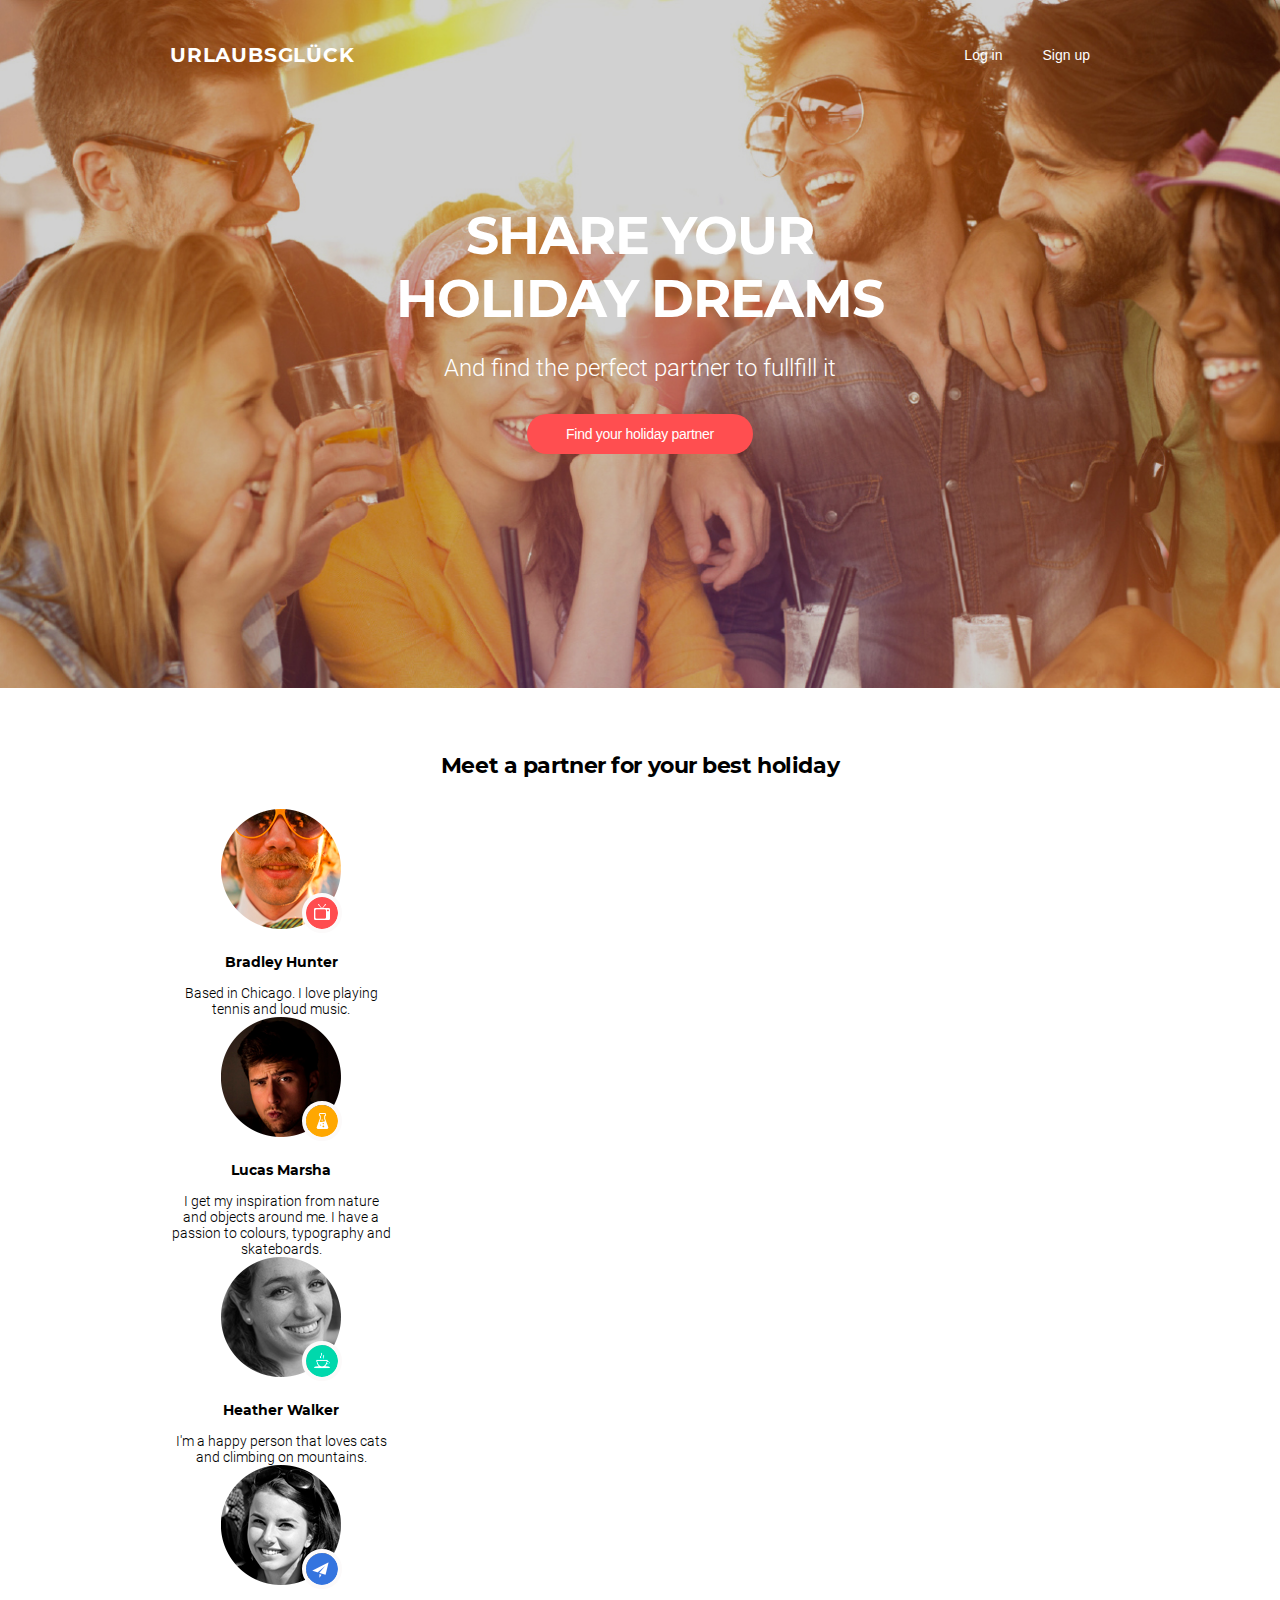
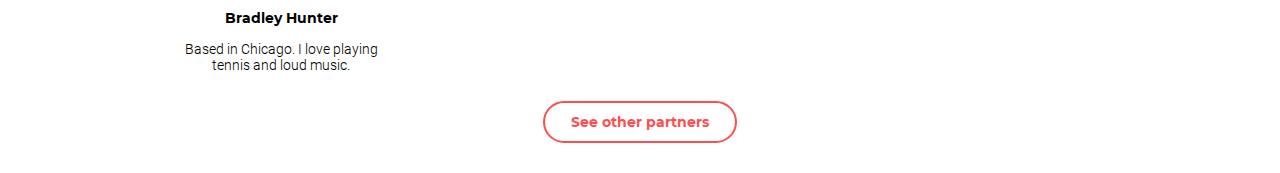
<file: module-09/index.html>
<!DOCTYPE html>
<html lang="en">

<head>
    <meta charset="UTF-8" />
    <meta name="viewport" content="width=device-width, initial-scale=1.0" />
    <meta http-equiv="X-UA-Compatible" content="ie=edge" />
    <title>Homework-09</title>
    <link rel="stylesheet" href="https://maxcdn.bootstrapcdn.com/bootstrap/4.0.0-beta.2/css/bootstrap.min.css"
        integrity="sha384-PsH8R72JQ3SOdhVi3uxftmaW6Vc51MKb0q5P2rRUpPvrszuE4W1povHYgTpBfshb" crossorigin="anonymous" />
    <link rel="stylesheet" href="./css/style.css" />
    <link rel="stylesheet" href="./css/media.css" />
</head>

<body>
    <header class="container-fluid">
        <div class="slider row justify-content-center">
            <nav>
                <div class="log">
                    <button type="login">Log in</button>
                    <button type="sing">Sign up</button>
                </div>
                <a href="#" class="logo">urlaubsglück</a>
            </nav>
            <h1 class="title col-sm-12 col-md-8 col-lg-6">Share your holiday dreams</h1>
            <h4 class="sub-title col-sm-12">And find the perfect partner to fullfill it</h4>
            <button class="find ">Find your holiday partner</button>
        </div>
    </header>

    <section class="partner container">

        <h2 class="title-partner">Meet a partner for your best holiday</h2>

        <div class="partner-list row justify-content-between">
            <div class="cart  col-sm-12 col-md-4 col-lg-3">
                <div class="partner-photo one">
                    <img src="./img/png-01.png" alt="Bradley Hunter" />
                </div>
                <h5 class="name">Bradley Hunter</h5>
                <p class="interes">
                    Based in Chicago. I love playing tennis and loud music.
                </p>
            </div>

            <div class="cart  col-sm-12 col-md-4 col-lg-3 order-md-2">
                <div class="partner-photo two">
                    <img src="./img/png-03.png" alt="1" />
                </div>
                <h5 class="name">Lucas Marsha</h5>
                <p class="interes">
                    I get my inspiration from nature and objects around me. I have a
                    passion to colours, typography and skateboards.
                </p>
            </div>

            <div class="cart  col-sm-12 col-md-4 col-lg-3">
                <div class="partner-photo three">
                    <img src="./img/png-02.png" alt="1" />
                </div>
                <h5 class="name">Heather Walker</h5>
                <p class="interes">
                    I'm a happy person that loves cats and climbing on mountains.
                </p>
            </div>

            <div class="cart  col-sm-12 col-md-4 col-lg-3 order-md-3">
                <div class="partner-photo four">
                    <img src="./img/png-04.png" alt="1" />
                </div>
                <h5 class="name">Bradley Hunter</h5>
                <p class="interes">
                    Based in Chicago. I love playing tennis and loud music.
                </p>
            </div>
        </div>

        <button class="see">See other partners</button>

    </section>
</body>

</html>
</file>
<file: module-03/css/style.css>
body {
    margin: 0;
}
.conteiner {
    width: 900px;
    margin: 0 auto;
    font-family: "Playfair Display";
    font-weight: normal;
}

ul {
    text-align: center;
}

li {
    display: inline-block;
    width: 154px;
    font-size: 0;
    padding: 0 5px;
}
li:last-child {
    margin-right: 0;
}

a {
    font-size: 14px;
    text-transform: uppercase;
    text-align: center;
    text-decoration: none;
    letter-spacing: -0.02em;
    color: black;
}

a:hover, a:focus {
    color: rgb(37, 180, 245);
}


.site-navigation {
    width: 900px;
    margin: 0 auto;
    text-transform: uppercase;
    padding: 74px 0 100px;
}

.row {
    display: inline-block;
    width: 420px;
    margin-right: 60px;
}
.row:last-child {
    margin-right: 0;
}

img {
    display: block;
    width: 420px;
    height: 280px;
    margin-bottom: 28px;
}
.block {
    margin-bottom: 128px;
    font-size: 0;
}

h3 {
    font-family: 'Ubuntu', sans-serif;
    text-transform: uppercase;
    font-size: 14px;
    letter-spacing: -0.06em;
    color:rgb( 180, 173, 158);
    margin: 0 0 18px 0;
    font-weight: normal;
}

h2 {
    font-size: 30px;
    margin: 0 0 28px 0;
    color: rgb( 98, 98, 98 );
    font-weight: normal;
}

p {
    margin: 0;
    line-height: 24px;
    font-size: 14px;
    color: rgb( 98, 98, 98 );
    letter-spacing: -0.02em;
    text-align: justify;
}
  
button {  
    font-family: 'Times New Roman', Times, serif;
    font-weight: 300;
    display: block;
    margin: 0 auto;
    width: 164px;
    border: 1px solid #626262;
    background: inherit;
    line-height: 22px;
    font-size: 22px;
    letter-spacing: -0.04em;
    color: rgb( 98, 98, 98 );
    padding: 17px 0;
}

.button {
    padding-bottom: 70px;
}
</file>
<file: module-04/css/style.css>
html {
  box-sizing: border-box;
}

body {
  margin: 0;
}

*, *::after,*::before {
  box-sizing: inherit;
}

.clearfix::after {
  display: table;
  content: "";
  clear: both;
}

header {
  padding: 34px 0 ;
  margin-bottom: 56px;
}

.page-nav {
  padding: 34px 0 122px;
}

.conteiner {
  width:1110px;
  margin: 0 auto;
}
  
.logo {
  float: left;
  text-transform: uppercase;
  font-size: 30px;
  line-height: 32px;
  font-family: 'Roboto', sans-serif;
  letter-spacing: -0.02em;
  color:#605e5e;
  font-weight: 300;   
}

.logo::first-letter {
  color: #1abc9c;
  font-family: "Roboto";
  font-weight: 900;
}

.nav-item {
  float: right;
  margin: 0;
  padding-left: 0;
  padding: 8px 0;
  font-size: 14px;
  text-transform: uppercase;
  font-family: "OpenSans", arial;
  font-weight: bold;
  text-align: center;
}

.nav-item li{
  width: 100px;
  float: right;
  display: block;
  letter-spacing: -0.02em;
}

li:first-child {
  margin-right: 0;
}

a {
  padding: 0 6px;
  color: #0f0101;
  text-decoration: none;
}

.nav-item :hover, 
.nav-item :focus {
  color: aqua;
}

.cart {
  float: left;
  margin-bottom: 96px;
}

h2 {
  margin: 0;
  font-family: "Roboto Black", arial;
  font-weight: bold;
  text-transform: uppercase;
  text-align: center;
  font-size: 48px;
  margin-bottom: 112px;
  letter-spacing: -0.07em;
  color: #515151;
}

h2::after {
  width: 164px;
  height: 7px;
  border: 1px solid #4ec6ab;
  background:#4ec6ab;
  position: relative;
  top: 20px;
  left: 474px;
}

.block {
  background: #e8effc;
  width: 255px;
  display: block;
  float: left;
  font-size: 0;
  margin-right: 30px;
}

.block:last-child {
  margin-right:0;
}

.first {
  margin-bottom: 32px;
}

.second {
margin-bottom: 0;
}

img {
  width: 255px;
  height: 280px;
}

.name-price {
  float: left;
  width: 200px;
  text-align: left;
  border: 0;
  background: #323232;
  color: white;
  text-transform: uppercase;
  font-size: 18px;
  font-family: "Roboto", arial;
  font-weight: 600;
  line-height: 32px;
  letter-spacing: -0.02em;
  padding: 4px 14px;
}
  
.price {
  float: right;
  width: 55px;
  border: 0;
  background: #8c8c8c;
  font-size: 18px;
  font-family: "Roboto",arial;
  color: rgb( 255, 255, 255 );
  text-transform: uppercase;
  font-weight: bold;
  padding-top: 6px;
  text-align: center;
  padding: 4px 0;
  line-height: 32px;
}

.block:hover .name-price{
  background:#1abc9c;
}

.block:hover .price {
  background: #7fd9c7;
}

.news {
  width: inherit;
  float: left;
  padding-bottom: 70px;
}

.news-name {
  margin-bottom: 100px;
  /* letter-spacing:  */
}
.news-img {
  width: 350px;
  height: 262px;
  margin-bottom: 10px;
}

.news-block {
  font-size: 0;
  width: 350px;
  float: left;
  margin-right: 30px;
}

.news-block:last-child {
  margin-right: 0;
}

h3 {
  margin: 0;
  font-family: "OpenSans", arial;
  font-weight: 600;
  font-size: 18px;
  margin-bottom: 30px;
  line-height: 26px;
  letter-spacing: -0.02em;
  color: #555252;
}

h3::after {
  width: 136px;
  height: 3px;
  border: 1px solid #4ec6ab;
  background:#4ec6ab;
  position: relative;
  top: 8px;
}

p {
  margin: 0 0 10px;
  font-family: "OpenSans", arial;
  font-size: 14px;
  line-height: 26px;
  color: #555252;
}

button{ 
  width: 160px;
  border-radius: 3px;
  background: #4ec6ab;
  border: 0;
  color: white;
  padding: 18px 0;
}

.button {
  font-size: 16px;
  font-family: "OpenSans", arial;
  font-weight: 300;
  line-height: 26px;
  text-align: center;
  letter-spacing: -0.02em;
}
</file>
<file: module-05/css/style.css>
html {
    box-sizing: border-box;
}
  
body {
    margin: 0;
}
  
*, *::after,*::before {
    box-sizing: inherit;
}

.clearfix::after {
    display: table;
    content: "";
    clear: both;
}
  
.conteiner {
    width:1110px;
    margin: 0 auto;
}
    
nav {
    padding: 34px 0 36px;
}

.logo {
    float: left;
    text-transform: uppercase;
    font-size: 30px;
    line-height: 32px;
    font-family: 'Roboto', sans-serif;
    letter-spacing: -0.02em;
    color:#605e5e;
    font-weight: 300;   
}
  
.logo::first-letter {
    color: #1abc9c;
    font-family: "Roboto";
    font-weight: 900;
}
  
.nav-item {
    float: right;
    margin: 0;
    padding-left: 0;
    padding: 8px 0;
    font-size: 14px;
    text-transform: uppercase;
    font-family: "OpenSans", arial;
    font-weight: bold;
    text-align: center;
}
  
.nav-item li{
    width: 100px;
    float: right;
    display: block;
    letter-spacing: -0.02em;
}
  
a {
    padding: 0 6px;
    color: #0f0101;
    text-decoration: none;
}
  
.nav-item :hover, 
.nav-item :focus {
    color: #1abc9c;
}

.slider {
    min-height: 600px;
    background-image: linear-gradient(to right, 
    rgba(0, 0, 0, 0.6), 
    rgba(0, 0, 0, 0.6)),
    url(../img/img_bg.jpg);
    background-size: cover;
    background-repeat: no-repeat;
    background-position: center;
    /* position: relative; */
}

.slide {
    width: 1110px;
    min-height: 600px;
    background-position:center;
    position: relative;
    top: 50%;
}

.slide-click{
    padding: 24px 36px;
    border: none;
    cursor: pointer;
    position: absolute;
    top: 50%;
    transform: translateY(-70%);
    background: rgb(78, 198, 171, 65%);
    font-size: 50px;
    color: white;
    
}

.slide-click:hover {
    background: rgb(78, 198, 171, 1);
}

.ctrl-prew {
    left: 0;
}

/* .ctrl-prew::before {
    content: "";
    width: 24px;
    height: 24px;
    border-top: 4px solid #fff;
    border-left: 4px solid #fff;
    transform: rotate(-45deg);
    position: absolute;
    left: 46px;
    top: 36px;
} */

.ctrl-next {
    right: 0;
}

/* .ctrl-next::before {
    content: "";
    width: 24px;
    height: 24px;
    border-bottom: 4px solid #fff;
    border-right: 4px solid #fff;
    transform: rotate(-45deg);
    position: absolute;
    right: 46px;
    top: 36px;
} */

.title {
    width: 740px;
    position: absolute;
    transform: translate(-50%, -50%);
    left: 50%;
    top: 44%;
    font-family: "Roboto", arial;
    text-transform: uppercase;
    color: #fff;
}

.title-name {
    font-weight: 900;
    letter-spacing: -0.02em;
    font-size: 60px;
    margin: 0 0 16px;
}

.title-opys {
    margin: 0 auto;
    font-weight: 400;
    font-size: 24px;
    letter-spacing: -0.02em;
}

main {
    background-color:#e9f0fd;
}

.cart {
    padding: 90px 0 100px;
}

.cart-name {
    margin: 0;
    font-family: "Roboto";
    font-weight: 900;
    text-transform: uppercase;
    text-align: center;
    font-size: 48px;
    margin-bottom: 108px;
    letter-spacing: -0.02em;
    color: #515151;
    position: relative;
}

.cart-name::after {
    width: 164px;
    height: 7px;
    border: 1px solid #4ec6ab;
    background:#4ec6ab;
    position: absolute;
    top: 78px;
    left: 472px;
}

img {
   display: block;
   width: 255px;
   height: 280px;
}

.overlay {
    width: 255px;
    height: 280px;
    position: absolute;
    top: 0;
    left: 0;
}

.block {
    float: left;
    width: 255px;
    margin-right: 30px;    
    position: relative;
}

button {
    background: none;
}

.icons  {
    width: 166px;   
    height: 106px;
    position: absolute;
    opacity: 0;
    top: 50%;
    left: 50%;
    transform: translate(-50%, -62%);
   
}

.heart {
    width: 50px;
    height: 50px;
    left: 0;
    top: 0;   
    position: absolute;
    border: 1px solid white;
    background-image: url(../img/hart.png);
    background-position: center;
    cursor: pointer;
}

.steel {
    width: 50px;
    height: 50px;
    left: 50%;
    transform: translateX(-50%);
    top: 0;
    position: absolute;
    border: 1px solid white;
    background-image: url(../img/line.png);
    background-position: center;
    cursor: pointer;
}

.time {
    width: 50px;
    height: 50px;
    right: 0;
    top: 0;
    position: absolute;
    border: 1px solid white;
    background-image: url(../img/time.png);
    background-position: center;
    cursor: pointer;
}

.add-cart {
    width: 166px;
    height: 50px;
    text-transform: uppercase;
    position: absolute;
    bottom: 0;
    left: 0;
    background: #323232;
    font-family: "Open Sans", sans-serif;
    color: #f5efef;
    font-size: 14px;
    border: 1px solid white;
    padding-left: 50px;
    cursor: pointer;

}

.add-cart::before {
    float: none;
    content: '';
    width: 50px;
    height: 50px;
    position: absolute;
    left: 0;
    top: 0;
    background-repeat: no-repeat;
    background-image: url(../img/cart.png);
}   

.block:last-child{
    margin-right: 0;
}

.name-price {
    float: left;
    width: 200px;
    text-align: left;
    border: 0;
    background: #323232;
    color: white;
    text-transform: uppercase;
    font-size: 18px;
    font-family: "Roboto", arial;
    font-weight: 600;
    letter-spacing: -0.02em;
    padding: 10px 14px;
    cursor: pointer;
}
    
.price {
    float: right;
    width: 55px;
    border: 0;
    background: #8c8c8c;
    font-size: 18px;
    font-family: "Roboto",arial;
    color: rgb( 255, 255, 255 );
    text-transform: uppercase;
    font-weight: bold;
    padding-top: 6px;
    text-align: center;
    padding: 10px 0;
    cursor: pointer;
}
  
.block:hover .name-price{
    background:#1abc9c;
}

.block:hover .price {
    background: #7fd9c7;
}

.block:hover .overlay {
    background: rgba(0, 0, 0);
    opacity: 0.5;
    border: 10px solid white;

}

.block:hover .icons {
    opacity: 1;
}

.block:hover img {
    opacity: 0.75;
}

.steel:hover, .heart:hover, 
.time:hover, .add-cart:hover  {
    background-color: #1abc9c;
    border: 1px solid #1abc9c;
}


.end {
    margin: 0;
    padding: 34px 0;
    background: #323232;
    text-align: center;
    color: #fefefe;
    font-family: "Open Sans";
    letter-spacing: -0.02em;
    font-style: normal;
}

p {
    margin: 0;
}

.coloroid {
    color:#46bfa9;
}
</file>
<file: module-06/css/style.css>
html {
    box-sizing: border-box;
}
  
body {
    margin: 0;
}
  
*, *::after,*::before {
    box-sizing: inherit;
}

header {
    padding-top: 34px;
    margin-bottom: 114px;
    display: flex;
    justify-content: center;
}

nav {
    display: flex;
    justify-content: space-between;
    align-content: center;
}
  
.conteiner {
    width:  1200px;
    margin: 0 auto;
}
    
.logo {
    font-size: 30px;
    line-height: 32px;
    font-family: 'Montserrat', sans-serif;
    font-weight: 700;
    color:#95e1d3;
    letter-spacing: -0.02em;
}
    
.nav-item {
    margin: 0;
    padding: 0;
    display: flex;
    font-size: 14px;
    text-transform: uppercase;
    font-family: 'Montserrat', sans-serif;
    font-weight: 400;
}
  
.nav-item li{
    display: flex;
    justify-content: center;
    width: 100px;
}

li a {
    padding: 8px 10px ;
    color: #95e1d3;
    text-decoration: none;
    position: relative;
    transition: color 200ms linear;
} 

.nav-item :hover,
.nav-item :focus {
    color:#f38181;
    opacity: 1;
}

li a:hover:before {
    content: "";
    display: block;
    width: calc(100% - 20px);
    height: 2px;
    border: 1px solid #f38181;
    position: absolute;
    transform: translateX(-50%);
    left: 50%;
    top: 38px;
    border: 1px solid #f38181;
    background-color: #f38181;
    opacity: 1;
}  

.cart-name {
    margin: 0 0 8px;
    font-family: 'Kaushan Script', cursive;
    font-weight: 400;
    display: flex;
    justify-content: center;
    font-size: 24px;
    color:#333333;
}

h2 {
    margin: 0 0 100px;
    text-transform: uppercase;
    font-family: 'Montserrat', sans-serif;
    font-weight: 700;
    font-size: 32px;
    display: flex;
    justify-content: center;
    position: relative;
    letter-spacing: -0.04em;
    color: #333333;
}

h2::before {
    content: "";
    display: block;
    width: 60px;
    border-bottom: 2px solid #f38181;
    position: absolute;
    transform: translateX(-50%);
    left: 50%;
    top: 74px;
}

.first {
    display: flex;
    justify-content: space-between;
    align-content: space-between;
    flex-wrap: wrap;
    padding: 0 10px;
    min-height: 340px;
    padding-bottom: 90px;
}


.block {
    min-height: 76px;
    width: 380px;
    padding: 0 0 0 80px;
    position: relative;
}

.block::before {
    display: block;
    content: '';
    width: 50px;
    height: 50px;
    position: absolute;
    left: 12px;
    top: 0;
    transform: translateY(-4px);
    background-repeat: no-repeat;
} 

.time::before{
    background-image: url(../img/time.png);
}

.graf::before {
    background-image: url(../img/graf.png);
}

.comp::before {
    background-image: url(../img/comp.png);
}

.seo::before {
    background-image: url(../img/book.png);
}

.home::before {
    background-image: url(../img/home.png);
}

.kub::before {
    background-image: url(../img/image.png);
}

h6 {
    margin: 0 0 10px;
    text-transform: uppercase;
    font-family: 'Montserrat', sans-serif;
    font-weight: 400;
    font-size: 14px;
    color:#333333;
}

p  {
    margin: 0;
    color: #b3b3b3;
    font-family: "Roboto", sans-serif;
    font-size: 15px;
    font-weight: 400;
    line-height: 24px;
}


.cart-named{
    margin-bottom: 78px;
}

.par {
    margin: 0;
    margin-bottom: 90px;
    padding: 0 118px;
    text-align: center;
    font-family: "Roboto", sans-serif;
    font-size: 15px;
    color:#acacac;
    font-weight: 300;
    line-height: 23px;
}

.team {
    display: flex;
    justify-content: space-between;
    padding-bottom: 80px;    
}

.team-photo {
    height: 470px;
    margin-bottom: 24px;
    background-color: #95e1d3;
    position: relative;
}

.img {
    transition-property: transform;
    transition-timing-function: linear;
    transition-duration: 200ms;
}

.overlay {
    width: 380px;
    height: 470px;
    background: linear-gradient(#ee8889, #eed787);
    opacity: 0;
    position: absolute;
    top: 0px;
    transition-property: transform;
    transition-timing-function: linear;
    transition-duration: 200ms;
}

.socials {
    width: 223px;
    display: flex;
    justify-content: space-between;
    position: absolute;
    transform: translate(-50%, -50%);
    top: 50%;
    left: 50%;
    opacity: 0;
}

.social {
    background: #fce38a;
    border: none;
    padding: 0;
    transition-property: transform;
    transition-timing-function: linear;
    transition-duration: 200ms;
}

.team-photo:hover .overlay{ 
    opacity: 0.9;
    transform: translate(-10px, -10px);
}

.team-photo:hover .img {
    transform: translate(-10px, -10px);
}

.team-photo:hover .socials {
    transition-property: transform, opasity;
    transition-duration: 200ms;
    transform: translate(calc(-50% - 10px), calc(-50% - 10px));
    opacity: 1;
    transition-timing-function: linear;
}

.social:hover {
    background: #95e1d3;
}

.name {
    text-align: center;
    font-family: "Montserrat", sans-serif;
    font-size: 14px;
    color:#666666;
    font-weight: 400;
    text-transform: uppercase;
    margin-bottom: 2px;
}

.profetion {
    text-align: center;
    font-family: "Roboto", sans-serif;
    font-size: 15px;
    color:#acacac;
    font-weight: 300;
    font-style: italic;
}

footer {
    display: flex;
    justify-content: space-between;
    padding: 10px 0 15px;
    border-top: 1px solid #e5e5e5;
}

.autor {
    padding: 8px 0;
    font-family: "Montserrat", sans-serif;
    font-size: 14px;
}

.coloroid {
    color:#f38181;
}

form {
    display: flex;
    height: 40px;
}

input {
    font-family: "Roboto", sans-serif;
    color: rgb( 204, 204, 204 );
    font-weight: 300;
    font-style: italic;
    font-size: 15px;
    line-height: 24px;
    width: 230px;
    padding: 12px;
    border: 1px solid #e5e5e5;
}

button {
    border: none;
    background: #95e1d3;
    font-family: "Montserrat", sans-serif;
    font-size: 14px;
    color: #ffffff;
    font-weight: 700;
    text-transform: uppercase;
    padding: 10px 32px;
    cursor: pointer;
}
</file>
<file: module-07/css/style.css>
body {
    margin: 0;
}
  
/* raleway-italic - latin */
@font-face {
    font-family: 'Raleway';
    font-style: italic;
    font-weight: 400;
    src: local('Raleway Italic'), local('Raleway-Italic'),
    url('../fonts/raleway-v12-latin-italic.woff2') format('woff2'), /* Chrome 26+, Opera 23+, Firefox 39+ */
    url('../fonts/raleway-v12-latin-italic.woff') format('woff'); /* Chrome 6+, Firefox 3.6+, IE 9+, Safari 5.1+ */
}

/* great-vibes-regular - latin */
@font-face {
    font-family: 'Great Vibes';
    font-style: normal;
    font-weight: 400;
    src: local('Great Vibes'), local('GreatVibes-Regular'),
    url('../fonts/great-vibes-v5-latin-regular.woff2') format('woff2'), /* Chrome 26+, Opera 23+, Firefox 39+ */
    url('../fonts/great-vibes-v5-latin-regular.woff') format('woff'); /* Chrome 6+, Firefox 3.6+, IE 9+, Safari 5.1+ */
}

/* montserrat-regular - latin */
@font-face {
    font-family: 'Montserrat';
    font-style: normal;
    font-weight: 400;
    src: local('Montserrat Regular'), local('Montserrat-Regular'),
         url('../fonts/montserrat-v12-latin-regular.woff2') format('woff2'), /* Chrome 26+, Opera 23+, Firefox 39+ */
         url('../fonts/montserrat-v12-latin-regular.woff') format('woff'); /* Chrome 6+, Firefox 3.6+, IE 9+, Safari 5.1+ */
  }
  /* montserrat-600 - latin */
  @font-face {
    font-family: 'Montserrat';
    font-style: normal;
    font-weight: 600;
    src: local('Montserrat SemiBold'), local('Montserrat-SemiBold'),
         url('../fonts/montserrat-v12-latin-600.woff2') format('woff2'), /* Chrome 26+, Opera 23+, Firefox 39+ */
         url('../fonts/montserrat-v12-latin-600.woff') format('woff'); /* Chrome 6+, Firefox 3.6+, IE 9+, Safari 5.1+ */
  }
  /* montserrat-700 - latin */
  @font-face {
    font-family: 'Montserrat';
    font-style: normal;
    font-weight: 700;
    src: local('Montserrat Bold'), local('Montserrat-Bold'),
         url('../fonts/montserrat-v12-latin-700.woff2') format('woff2'), /* Chrome 26+, Opera 23+, Firefox 39+ */
         url('../fonts/montserrat-v12-latin-700.woff') format('woff'); /* Chrome 6+, Firefox 3.6+, IE 9+, Safari 5.1+ */
  }
  /* montserrat-800 - latin */
  @font-face {
    font-family: 'Montserrat';
    font-style: normal;
    font-weight: 800;
    src: local('Montserrat ExtraBold'), local('Montserrat-ExtraBold'),
         url('../fonts/montserrat-v12-latin-800.woff2') format('woff2'), /* Chrome 26+, Opera 23+, Firefox 39+ */
         url('../fonts/montserrat-v12-latin-800.woff') format('woff'); /* Chrome 6+, Firefox 3.6+, IE 9+, Safari 5.1+ */
  }
  /* montserrat-900 - latin */
  @font-face {
    font-family: 'Montserrat';
    font-style: normal;
    font-weight: 900;
    src: local('Montserrat Black'), local('Montserrat-Black'),
         url('../fonts/montserrat-v12-latin-900.woff2') format('woff2'), /* Chrome 26+, Opera 23+, Firefox 39+ */
         url('../fonts/montserrat-v12-latin-900.woff') format('woff'); /* Chrome 6+, Firefox 3.6+, IE 9+, Safari 5.1+ */
  }



/* roboto-slab-regular - latin */
@font-face {
    font-family: 'Roboto Slab';
    font-style: normal;
    font-weight: 400;
    src: local('Roboto Slab Regular'), local('RobotoSlab-Regular'),
    url('../fonts/roboto-slab-v7-latin-regular.woff2') format('woff2'), /* Chrome 26+, Opera 23+, Firefox 39+ */
    url('../fonts/roboto-slab-v7-latin-regular.woff') format('woff'); /* Chrome 6+, Firefox 3.6+, IE 9+, Safari 5.1+ */
}

/* roboto-slab-regular - latin */
@font-face {
    font-family: 'Wisdom';
    font-style: normal;
    font-weight: 400;
    src: local('Wisdom'), local('Wisdom'),
    /* url('../fonts/Wisdom-Script.woff2') format('woff2'), Chrome 26+, Opera 23+, Firefox 39+ */
    url('../fonts/Wisdom-Script.woff') format('woff'); /* Chrome 6+, Firefox 3.6+, IE 9+, Safari 5.1+ */
}

nav {
    display: flex;
    justify-content: space-between;
}
  
header {
    padding-top: 34px;
    margin-bottom: 92px;
}
   
.conteiner {
    width:  940px;
    margin: 0 auto;
}
    
.logo {
    font-size: 26px;
    font-family: 'Wisdom', sans-serif;
    font-weight: 400;
    color:#fed136;
    letter-spacing: 0.05em;
    padding: 7px 0;
}
    
.nav-item {
    margin: 0;
    padding: 10px 0;
    display: flex;
    justify-content: space-between;
}
  
.nav-item li{
    display: block;
    text-align: center;
    width: 100px;
    text-transform: uppercase;
    font-family: 'Montserrat', sans-serif;
    font-size: 14px;
    font-weight: 600;
}

a {
    color: #0f0101;
    text-decoration: none;
    transition: color 200ms linear;
} 

.nav-item :hover,
.nav-item :focus {
    color:#fed136;
    opacity: 1;
}

h2 {
    margin: 0 0 10px;
    font-family: 'Montserrat', sans-serif;
    text-transform: uppercase;
    font-weight: 700;
    display: block;
    text-align: center;
    font-size: 40px;
    letter-spacing: -0.031em;
}

h3 {
    margin: 0 0 56px;
    font-family: 'Roboto', sans-serif;
    font-weight: 400;
    font-size: 16px;
    font-style: italic;
    display: block;
    text-align: center;
    color: #777777;
    letter-spacing: 0.025em;
}

.cart-named {
    margin-bottom: 70px;
}

.cart {
    padding-bottom: 114px;
    display: flex;
    justify-content: space-between;
}

.block {
    width: 290px;
    position: relative;
    text-align: center;
    padding-top: 100px;
}

.block::before {
    display: block;
    content: '';
    width: 90px;
    height: 80px;
    position: absolute;
    left: 50%;
    top: 0;
    transform: translateX(-50%);
    background-repeat: no-repeat;
} 

.time::before{
    background-image: url(../img/basket.png);
}

.graf::before {
    background-image: url(../img/chek.png);
}

.comp::before {
    background-image: url(../img/lock.png);
}

h6 {
    margin: 0 0 10px;
    font-family: 'Montserrat', sans-serif;
    font-weight: 800;
    font-size: 18px;
    letter-spacing: -0.025em;
}

p {
    margin: 0;
    font-family: 'Roboto Slab', sans-serif;
    font-weight: 400;
    font-size: 14px;
    letter-spacing: -0.025em;
    text-align: center;
    line-height: 22px;
}

.foot {
    background-image: url(../img/map.png);
    background-position: center; 
    background-repeat: no-repeat;
    background-size: cover;
    padding: 100px 0 50px;
}

.send-info {
    display: flex;
    justify-content: space-between;
    align-content: space-between;
    padding: 0 0 30px;
} 

.contact {
    margin: 0 0 12px;
    text-transform: uppercase;
    color: white;
}

.sub-title {
    margin: 0 0 76px;
    color: #777777;
}

input {
    margin-bottom: 30px;
}

input:last-child {
    margin-bottom: 0;
}

.holder {
    width: 456px;
}

.confir, textarea {
    display: flex;
    justify-content: space-between;
    align-content: space-between;
}

.confir {
    padding: 0 0 30px;
}

textarea {
    width: 456px;
    flex-direction: column;
}

.holder, textarea {
    display: block;
    padding: 16px 20px;
    color: #222222;
    font-family: "Montserrat", serif;
    font-weight: 700;
    font-size: 14px;
    border-radius: 2px;
    border: none;
    box-sizing: border-box;
    resize: none;
    letter-spacing: -0.025em;
}

.button {
    display: block;
    margin: 0 auto;
    padding: 22px 46px;
    color: #ffffff;
    font-family: "Montserrat", serif;
    font-weight: 700;
    font-size: 18px;
    border-radius: 2px;
    border: none;
    background: #fed136;
    letter-spacing: -0.025em;
    text-transform: uppercase;
}

:required:invalid:not(:placeholder-shown) {
    background: #fdd; /* Красный цвет фона */
}

:required:valid:not(:placeholder-shown) {
    background: #dfd; /* Зеленый цвет фона */
}
</file>
<file: module-08/css/style.css>
/* montserrat-regular - latin */
@font-face {
    font-family: 'Montserrat';
    font-style: normal;
    font-weight: 400;
    src: local('Montserrat Regular'), local('Montserrat-Regular'),
         url('../fonts/montserrat-v12-latin-regular.woff2') format('woff2'), /* Chrome 26+, Opera 23+, Firefox 39+ */
         url('../fonts/montserrat-v12-latin-regular.woff') format('woff'); /* Chrome 6+, Firefox 3.6+, IE 9+, Safari 5.1+ */
}

/* montserrat-600 - latin */
@font-face {
    font-family: 'Montserrat';
    font-style: normal;
    font-weight: 600;
    src: local('Montserrat SemiBold'), local('Montserrat-SemiBold'),
         url('../fonts/montserrat-v12-latin-600.woff2') format('woff2'), /* Chrome 26+, Opera 23+, Firefox 39+ */
         url('../fonts/montserrat-v12-latin-600.woff') format('woff'); /* Chrome 6+, Firefox 3.6+, IE 9+, Safari 5.1+ */
  }
  /* montserrat-700 - latin */
  @font-face {
    font-family: 'Montserrat';
    font-style: normal;
    font-weight: 700;
    src: local('Montserrat Bold'), local('Montserrat-Bold'),
         url('../fonts/montserrat-v12-latin-700.woff2') format('woff2'), /* Chrome 26+, Opera 23+, Firefox 39+ */
         url('../fonts/montserrat-v12-latin-700.woff') format('woff'); /* Chrome 6+, Firefox 3.6+, IE 9+, Safari 5.1+ */
  }
  /* montserrat-800 - latin */
  @font-face {
    font-family: 'Montserrat';
    font-style: normal;
    font-weight: 800;
    src: local('Montserrat ExtraBold'), local('Montserrat-ExtraBold'),
         url('../fonts/montserrat-v12-latin-800.woff2') format('woff2'), /* Chrome 26+, Opera 23+, Firefox 39+ */
         url('../fonts/montserrat-v12-latin-800.woff') format('woff'); /* Chrome 6+, Firefox 3.6+, IE 9+, Safari 5.1+ */
  }
  /* montserrat-900 - latin */
  @font-face {
    font-family: 'Montserrat';
    font-style: normal;
    font-weight: 900;
    src: local('Montserrat Black'), local('Montserrat-Black'),
         url('../fonts/montserrat-v12-latin-900.woff2') format('woff2'), /* Chrome 26+, Opera 23+, Firefox 39+ */
         url('../fonts/montserrat-v12-latin-900.woff') format('woff'); /* Chrome 6+, Firefox 3.6+, IE 9+, Safari 5.1+ */
}

/* roboto-300 - latin */
@font-face {
    font-family: 'Roboto';
    font-style: normal;
    font-weight: 300;
    src: local('Roboto Light'), local('Roboto-Light'),
         url('../fonts/roboto-v18-latin-300.woff2') format('woff2'), /* Chrome 26+, Opera 23+, Firefox 39+ */
         url('../fonts/roboto-v18-latin-300.woff') format('woff'); /* Chrome 6+, Firefox 3.6+, IE 9+, Safari 5.1+ */
}
  
/* roboto-regular - latin */
@font-face {
    font-family: 'Roboto';
    font-style: normal;
    font-weight: 400;
    src: local('Roboto'), local('Roboto-Regular'),
         url('../fonts/roboto-v18-latin-regular.woff2') format('woff2'), /* Chrome 26+, Opera 23+, Firefox 39+ */
         url('../fonts/roboto-v18-latin-regular.woff') format('woff'); /* Chrome 6+, Firefox 3.6+, IE 9+, Safari 5.1+ */
}


html {
    box-sizing: border-box;
}
  
body {
    margin: 0;
    font-family: "Montserrat", serif;
    font-weight: 600;
}
  
*, *::after,*::before {
    box-sizing: inherit;
}

.conteiner {
    max-width: 320px;
    width: 100%;
    margin: 0 auto;
}

header {
    padding-bottom: 140px;
    background-image: url(../img/bg.jpg);
    background-size: cover;
    background-repeat: no-repeat;
    background-position: center;
    margin: 0 auto;
}

nav {
    display: flex;
    flex: row;
    margin-bottom: 114px;
}

.navigation {
    display: flex;
    align-items: center;
    padding: 40px 0 20px;
    color: #fff;
    background-position:center;    
    flex-wrap: wrap-reverse; 
    justify-content: center;
}

.logo {
    font-size: 20px;
    letter-spacing: 0.034em;
}

.nav-item {
    margin: 0 0 116px;
    padding: 0;
    display: flex;
    font-size: 14px;
    font-weight: 600;
}
  
.log, .sing {
    padding: 8px;
    display: flex;
    justify-content: center;
    width: 100px;
    background: transparent;
}

a {
    color: #fff;
    text-decoration: none;
} 

.log:hover,
.sing:hover {
    content: "";
    border: 2px solid #fff;
    padding: 6px;
    border-radius: 30px;
} 


h1 {
    margin: 0 0 6px;
    display: flex;
    justify-content: center;
    color: white;
    font-weight: 700;
    text-transform: uppercase;
    text-align: center;
    font-size: 30px;
    letter-spacing: -0.03em;    
}

.sub-title {
    margin: 0 0 14px;
    display: flex;
    justify-content: center;
    text-transform: none;
    font-family: 'Roboto';
    font-weight: 300;
    color: #f8ebdd;
    padding: 0 50px;
    flex-wrap: wrap;
    font-size: 18px;
    text-align: center;

}

button {
    display: block;
    margin: 0 auto;
    padding: 12px 52px;
    color: #ffffff;
    font-size: 14px;
    border-radius: 30px;
    border: none;
    background: #ff4e50;
    letter-spacing: 0.02em;
    font-weight: 700;
}

section {
    padding-top: 64px;
}


h2 {
    text-align: center;
    font-size: 22px;
    letter-spacing: -0.01em;
    margin: 0 0 20px;
}

.partner {
    margin: 0 auto;
    display: flex;
    align-content: center;
    justify-content: center;
    flex-wrap: wrap;
}

.cart {
    width: 220px;
    min-height: 210px;
    text-align: center;
    padding-bottom: 20px;
}

.block{
    position: relative;
    margin-bottom: 16px;
}

.block::after {
    content: "";
    display: block;
    width: 40px;
    height: 40px;
    position: absolute;
    transform: translate(-120%, 0);
    background-repeat: no-repeat;
    background-position: center;
    border: 4px solid #fff;
    border-radius: 50%;
    right: 0;
    bottom: 0;
}

.block_tv::after {
    background-image: url(../img/tv.png);
}

.block_him::after {
    background-image: url(../img/him.png);
}

.block_cup::after {
    background-image: url(../img/cup.png);
}

.block_air::after {
    background-image: url(../img/air.png);
}


.four {
    order: 4;
}


.two {
    order: 2;
}

.three {
    order: 3;
}


.name {
    margin:0 0 12px;
    font-size: 14px;
    font-weight: 700;
    letter-spacing: -0.025em;
}

.ineteres {
    margin:0;
    font-size: 14px;
    font-family: 'Roboto';
    font-weight: 300; 
    letter-spacing: 0.01em;
}

.see {
    display: block;
    justify-content: center;
    padding: 10px 74px;
    background: none;
    color: #ff4e50;
    border: 2px solid #ff4e50;
}

.but_see {
    padding: 0 0 70px;
}

.one {
    order: 1;
}


.four {
    order: 4;
}


.two {
    order: 2;
}

.three {
    order: 3;
}
</file>
<file: module-08/css/media.css>
@media (min-width:768px) 

{
    .conteiner {
        max-width: 660px;
    }

    nav {
        margin: 0;
    }

    .navigation {
        display: flex;
        justify-content: space-between;
        align-items: center;
        padding: 40px 0 20px;
        color: #fff;
        background-position:center;    
    }

    .nav-item {
        margin: 0;
    }

    .navigation {
        margin-bottom: 120px;
    }

    h1 {
        font-size: 52px;
        margin-bottom: 20px;
    }

    .sub-title {
        break-after: none;
        font-size: 26px;
        letter-spacing: -0.025em;
        margin-bottom: 32px;
    }

    button {
        padding: 12px 26px;
        font-size: 14px;
    }

    h2 {
        letter-spacing: -0.02em;
        /* padding: 50px 0 20px; */

    }

    .partner {
        flex-wrap: wrap;
        /* max-width: 480px; */
        /* min-height: 500px; */
        justify-content: space-between;
        align-content: space-between;
        margin-bottom: 38px;
    }

    .cart {
        max-width: 220px;
        padding: 0;
    }

    .see {
        padding: 10px 30px;
    }

    .two {
        order: 3;
    }

    .three {
        order: 2;
    }
}

@media (min-width:940px) 
{
    .conteiner {
        min-width: 940px;
    }

    header {
        /* min-height: 700px; */
    }

    .navigation {
        margin-bottom: 120px;
    }

    h1 {
        font-size: 52px;
        margin-bottom: 22px;
    }

    .sub-title {
        break-after: none;
        font-size: 26px;
        letter-spacing: -0.025em;
        margin-bottom: 32px;
    }

    button {
        padding: 12px 26px;
        font-size: 14px;
    }

    h2 {
        letter-spacing: -0.02em;
        /* margin: 14px 0 32px; */
    }

    .partner {
        justify-content: center;
        min-height: 250px;
        flex-wrap: nowrap;
        margin-bottom: 30px;
    }

    .cart {
        min-width: 220px;
        max-height: 250px;
        padding: 0;
    }

}
</file>
<file: module-09/css/style.css>
body {
    margin: 0;
  }
  
  
@font-face {
    font-family: "Montserrat";
    font-weight: 400;
    src: url(../fonts/montserrat-v12-latin-regular.woff) format("woff"),
      url(../fonts/montserrat-v12-latin-regular.woff2) format("woff2");
}

@font-face {
    font-family: "Montserrat";
    font-weight: 700;
    src: url(../fonts/montserrat-v12-latin-700.woff) format("woff"),
      url(../fonts/montserrat-v12-latin-700.woff2) format("woff2");
}

@font-face {
    font-family: "Roboto";
    font-weight: 400;
    src: url(../fonts/roboto-v18-latin-regular.woff) format("woff"),
      url(../fonts/roboto-v18-latin-regular.woff2) format("woff2");
}

@font-face {
    font-family: "Roboto";
    font-weight: 300;
    src: url(../fonts/roboto-v18-latin-300.woff format("woff"),
      url(../fonts/roboto-v18-latin-300.woff2) format("woff2");
}
  

header {
    background-image: url(../img/bg.jpg);
    background-position: center;
    background-size: cover;
    background-repeat: no-repeat;
    padding: 18px 0 138px;
    margin-bottom: 64px;
    text-align: center;
}
  
.slider {
    font-family: "Montserrat", sans-serif;
    font-weight: 700;
    color: #fff;
}

.logo {
    text-transform: uppercase;
}
  
  
.log {
    display: flex;
    justify-content: center;
    margin-bottom: 114px;
}
  
.log button {
    border: 2px solid rgba(255, 255, 255, 0);
    border-radius: 100px;
    background: none;
    font-size: 14px;
    padding: 9px 18px;
    cursor: pointer;
}
  
.log button:hover {
    border: 2px solid rgba(255, 255, 255, 1);
}
 
nav {
    margin-bottom: 26px;
}
  
  
.logo {
    display: block;
    margin: 0 auto;
    text-decoration: none;
    font-size: 20px;
    letter-spacing: 0.04em;
}
  
a, button {
    color: #fff;
    text-decoration: none;
}
  
.title {
    font-size: 30px;
    text-transform: uppercase;
    margin: 0 auto 10px;
    letter-spacing: -0.02em;
}

.sub-title {
    font-family: "Roboto", serif;
    font-weight: 300;
    color: #fff;
    font-size: 18px;
    margin: 0 auto 14px;
}

.find {
    display: block;
    margin: 0 auto;
    background-color: #ff4e50;
    cursor: pointer;
    border: none;
    border-radius: 100px;
    font-size: 14px;
    padding: 12px;
    letter-spacing: -0.02em;
}
    
.partner {
    padding-bottom: 30px;
}

.title-partner {
    font-size: 22px;
    color: #000;
    font-family: "Montserrat", sans-serif;
    font-weight: 700;
    letter-spacing: -0.02em;
    width: 260px;
    margin: 0 auto 12px;
    text-align: center;
}

.partner-list {
    margin: 0 auto 30px;
    text-align: center;
    max-width: 320px;
}

.cart{
    margin-bottom: 26px;
    padding: 0;
}

.cart:last-child {
    margin-bottom: 0;
}
  
.one, .two, .three, .four {
    width: 122px;
    margin: 0 auto 20px;
    position: relative;
}
 
.one::after,
.two::after,
.three::after,
.four::after {
    content: "";
    display: block;
    width: 32px;
    height: 32px;
    border: 4px solid rgb(252, 250, 250);
    border-radius: 50%;
    position: absolute;
    right: 0;
    bottom: 0;
    background-position: center;
}
  
.one::after {
    background-image: url(../img/tv.png);
}

.two::after {
    background-image: url(../img/him.png);
}

.three::after {
    background-image: url(../img/cup.png);
}
  
.four::after {
    background-image: url(../img/air.png);
}
  
.name {
    color: #000;
    font-family: "Montserrat", sans-serif;
    font-weight: 700;
    font-size: 14px;
    margin: 0 auto 14px;
}
 
.interes {
    font-family: "Roboto", serif;
    font-weight: 300;
    font-size: 14px;
    width: 220px;
    margin: 0 auto;
}
  
.see {
    display: block;
    background: none;
    cursor: pointer;
    border: 2px solid #ff4e50;
    border-radius: 100px;
    font-size: 14px;
    padding: 10px;
    font-family: "Montserrat", sans-serif;
    font-weight: 700;
    color: #ff4e50;
    margin: 0 auto;
}
</file>
<file: module-09/css/media.css>
@media (min-width: 768px) {
    header {
      padding-bottom: 234px;
    }
    
    nav {
      display: flex;
      justify-content: space-between;
      flex-direction: row-reverse;
      align-items: center;
      padding: 18px 50px 110px;
      width: 670px;
      margin: 0 auto 26px;
      box-sizing: border-box;
    }
    
    .log,
    .logo {
      margin: 0;
    }

    .title {
      font-size: 52px;
      width: 520px;
      margin-bottom: 24px;
    }

    .sub-title {
      font-size: 24px;
      width: 404px;
      margin-bottom: 32px;
    }

    .find {
      width: 226px;
    }

    .title-partner {
      width: 100%;
      margin-bottom: 30px;
    }

    .partner-list {
      max-width: 492px;
      margin: 0 auto 28px;
    }

    .cart {
      margin-bottom: 56px;
      max-width: 222px;
    }

    .see {
      width: 194px;
    }
  }
  
  @media (min-width: 992px) {
    
    nav {
      width: 940px;
      margin: 0 auto;
      padding: 18px 0 130px;
    }
    
    .partner-list {
      max-width: 940px;
    }
    .cart {
      margin: 0;
    }
  }
</file>
